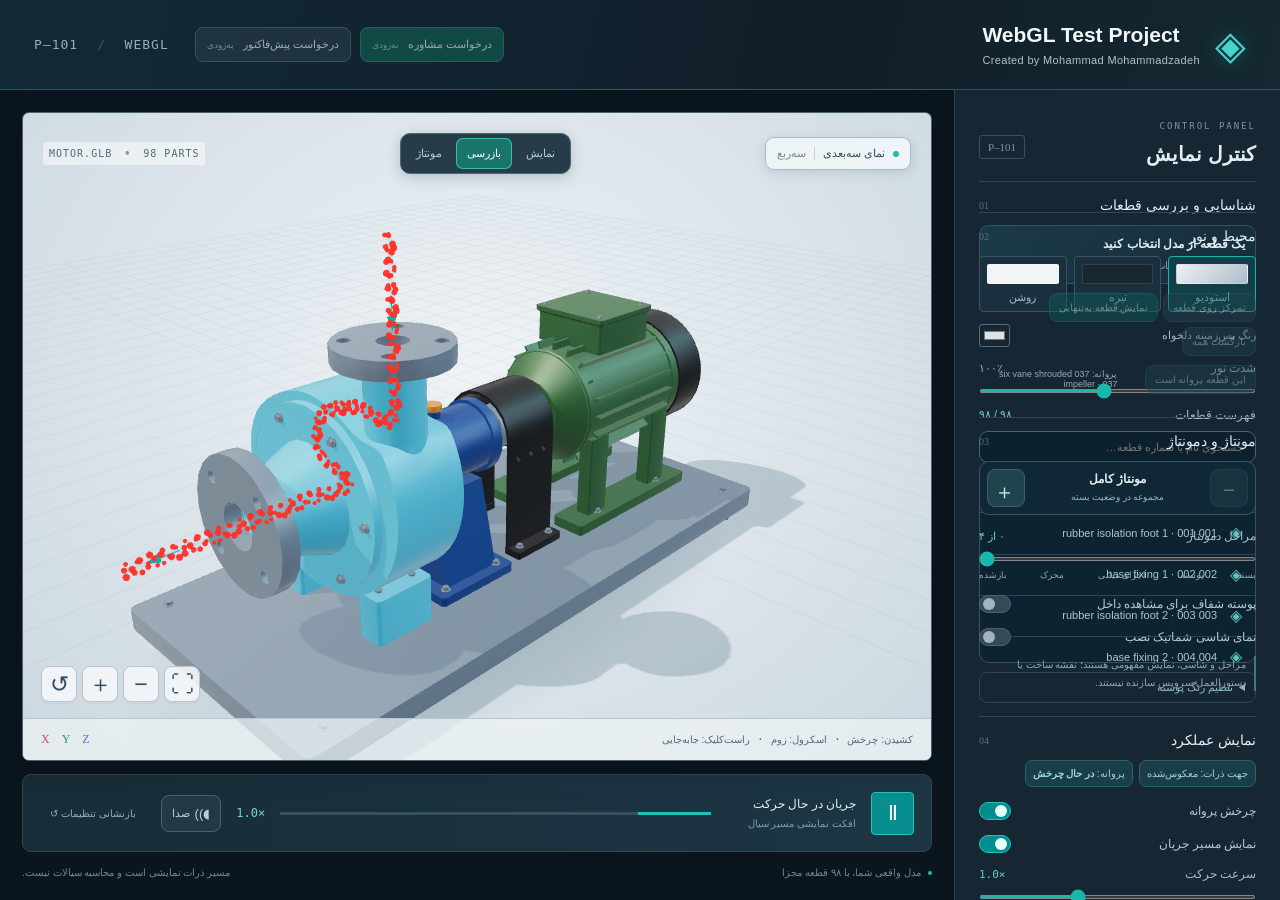
<file: index.html>
<!doctype html>
<html lang="fa" dir="rtl"><head><meta charset="UTF-8"><meta name="viewport" content="width=device-width, initial-scale=1"><meta name="theme-color" content="#142330"><title>WebGL Test Project</title><link rel="stylesheet" href="style.css?v=industrial-v3"><script type="importmap">{"imports":{"three":"./three.module.js"}}</script></head>
<body>
<header><div class="brand"><span class="brand-icon">◈</span><div><h1 dir="ltr">WebGL Test Project</h1><p dir="ltr">Created by Mohammad Mohammadzadeh</p></div></div><div class="header-meta"><div class="header-cta"><button type="button" disabled title="به‌زودی؛ این دکمه فعلاً فعال نیست">درخواست مشاوره <small>به‌زودی</small></button><button type="button" disabled title="به‌زودی؛ این دکمه فعلاً فعال نیست">درخواست پیش‌فاکتور <small>به‌زودی</small></button></div><span class="mono">P–101 <b>/</b> WEBGL</span></div></header>
<main>
<section class="workspace" aria-label="نمای سه‌بعدی پمپ">
 <div class="stage" id="stage"><div id="loading" role="status"><span class="spinner"></span><strong>در حال آماده‌سازی مدل</strong><small>motor.glb</small></div>
 <div class="stage-top"><span class="stage-label"><i></i> نمای سه‌بعدی <span id="viewName">سه‌ربع</span></span><div class="viewer-modes" role="group" aria-label="حالت نمایش مدل"><button type="button" data-mode="showcase" aria-pressed="false">نمایش</button><button type="button" data-mode="inspection" class="selected" aria-pressed="true">بازرسی</button><button type="button" data-mode="assembly" aria-pressed="false">مونتاژ</button></div><span class="model-tag" dir="ltr">MOTOR.GLB <b>•</b> <span id="partCount">—</span> PARTS</span></div>
 <div class="pick-hud" id="pickHud" hidden><strong id="pickHudName">قطعه انتخابی</strong><span id="pickHudDesc">برای بررسی قطعه روی آن بزنید.</span><div class="pick-hud-actions"><button type="button" id="hudFocus">فوکوس</button><button type="button" id="hudIsolate">نمایش تکی</button><button type="button" id="hudClear" aria-label="بستن انتخاب">×</button></div></div>
 <div class="view-tools" aria-label="ابزارهای دوربین"><button id="resetCamera" title="بازنشانی دوربین" aria-label="بازنشانی دوربین">↺</button><button id="zoomIn" title="بزرگ‌نمایی" aria-label="بزرگ‌نمایی">＋</button><button id="zoomOut" title="کوچک‌نمایی" aria-label="کوچک‌نمایی">−</button><button id="fullscreen" title="تمام‌صفحه" aria-label="تمام‌صفحه">⛶</button></div>
 <div class="stage-bottom"><span class="desktop-hint">کشیدن: چرخش <b>·</b> اسکرول: زوم <b>·</b> راست‌کلیک: جابه‌جایی</span><span class="touch-hint">یک انگشت: چرخش · دو انگشت: زوم و جابه‌جایی</span><span class="axis" dir="ltr"><b>X</b><b>Y</b><b>Z</b></span></div>
 </div>
 <div class="transport"><button id="play" class="play" aria-label="توقف افکت جریان">Ⅱ</button><div class="transport-caption"><strong id="playState">جریان در حال حرکت</strong><span>افکت نمایشی مسیر سیال</span></div><div class="flow-line"><span></span><span></span><span></span></div><span class="speed-readout mono" id="speedReadout">1.0×</span><button id="soundToggle" type="button" class="sound-button" aria-label="فعال کردن صدای موتور" aria-pressed="false" title="صدای نمونه موتور؛ روشن/خاموش">◖)) <span>صدا</span></button><button id="resetAll" class="text-button">بازنشانی تنظیمات ↺</button></div>
 <div class="under-note"><span><i></i> مدل واقعی شما، با ۹۸ قطعه مجزا</span><span>مسیر ذرات نمایشی است و محاسبه سیالات نیست.</span></div>
</section>
<aside id="controlsPanel" aria-label="تنظیمات نمایش">
<nav class="mobile-tabs" aria-label="انتخاب تنظیمات مدل">
<button type="button" class="mobile-tab" data-mobile-panel="shell" aria-controls="mobile-shell-panel" aria-expanded="false"><span class="tab-icon" aria-hidden="true">◎</span><span>قطعات</span></button>
<button type="button" class="mobile-tab" data-mobile-panel="environment" aria-controls="mobile-environment-panel" aria-expanded="false"><span class="tab-icon" aria-hidden="true">☼</span><span>گرافیک</span></button>
<button type="button" class="mobile-tab" data-mobile-panel="assembly" aria-controls="mobile-assembly-panel" aria-expanded="false"><span class="tab-icon" aria-hidden="true">⤢</span><span>مونتاژ</span></button>
<button type="button" class="mobile-tab" data-mobile-panel="flow" aria-controls="mobile-flow-panel" aria-expanded="false"><span class="tab-icon" aria-hidden="true">≋</span><span>عملکرد</span></button>
<button type="button" class="mobile-tab" data-mobile-panel="camera" aria-controls="mobile-camera-panel" aria-expanded="false"><span class="tab-icon" aria-hidden="true">▣</span><span>دوربین</span></button>
</nav>
<div class="panel-heading"><span class="eyebrow">CONTROL PANEL</span><h2>کنترل نمایش</h2><span class="tiny-tag">P–101</span></div>
<section class="control-section inspector-section" id="mobile-shell-panel" data-panel-section="shell">
 <div class="section-title"><h3>شناسایی و بررسی قطعات</h3><span>01</span></div>
 <div class="inspection-summary"><strong id="selectionName">یک قطعه از مدل انتخاب کنید</strong><span id="selectionMeta">با لمس مدل یا انتخاب از فهرست</span></div>
 <div class="inspector-actions"><button id="focusPart" type="button" disabled>تمرکز روی قطعه</button><button id="isolatePart" type="button" disabled>نمایش قطعه به‌تنهایی</button><button id="clearPart" type="button" disabled>بازگشت همه</button></div>
 <div class="rotor-row"><button id="setRotor" type="button" disabled title="در صورت نیاز قطعه انتخاب‌شده را به‌عنوان پروانه تعیین کنید">این قطعه پروانه است</button><span id="rotorStatus">پروانه: شناسایی اولیه</span></div>
 <label class="field-label" for="partsSearch">فهرست قطعات <output id="listCount">—</output></label>
 <input id="partsSearch" class="parts-search" type="search" placeholder="جستجوی نام یا شماره قطعه…" aria-label="جستجوی قطعات">
 <div id="partsList" class="parts-list" role="list" aria-label="فهرست قطعات مدل"><span class="parts-placeholder">در حال دریافت اجزای مدل…</span></div>
 <details class="secondary-options"><summary>تنظیم رنگ پوسته</summary><div class="color-row"><button class="swatch selected" data-color="#247b95" style="--swatch:#247b95" aria-label="پوسته آبی" aria-pressed="true"></button><button class="swatch" data-color="#d68135" style="--swatch:#d68135" aria-label="پوسته نارنجی" aria-pressed="false"></button><button class="swatch" data-color="#b8c1c9" style="--swatch:#b8c1c9" aria-label="پوسته نقره‌ای" aria-pressed="false"></button><button class="swatch" data-color="#53635b" style="--swatch:#53635b" aria-label="پوسته سبز" aria-pressed="false"></button><button class="swatch" data-color="#b74545" style="--swatch:#b74545" aria-label="پوسته قرمز" aria-pressed="false"></button><label class="custom-color" title="انتخاب رنگ دلخواه"><input id="shellColor" type="color" value="#247b95" aria-label="رنگ دلخواه پوسته"><span>＋</span></label></div><output id="colorValue" dir="ltr">#247B95</output></details>
 </section>
<section class="control-section" id="mobile-environment-panel" data-panel-section="environment"><div class="section-title"><h3>محیط و نور</h3><span>02</span></div><div class="background-options" role="group" aria-label="پس‌زمینه"><button data-bg="studio" class="active"><span class="bg-sample studio"></span>استودیو</button><button data-bg="dark"><span class="bg-sample dark"></span>تیره</button><button data-bg="light"><span class="bg-sample light"></span>روشن</button></div><div class="custom-bg-row"><label for="backgroundColor">رنگ پس‌زمینه دلخواه</label><input type="color" id="backgroundColor" value="#dbe3e9"></div><label class="field-label" for="light">شدت نور <output id="lightValue">۱۰۰٪</output></label><input type="range" id="light" min="35" max="180" value="100"></section>
<section class="control-section assembly-section" id="mobile-assembly-panel" data-panel-section="assembly">
 <div class="section-title"><h3>مونتاژ و دمونتاژ</h3><span>03</span></div>
 <div class="assembly-steps"><button id="stepPrev" type="button" aria-label="مرحله قبل" disabled>−</button><div class="assembly-label"><strong id="assemblyStepTitle">مونتاژ کامل</strong><span id="assemblyStepText">مجموعه در وضعیت بسته</span></div><button id="stepNext" type="button" aria-label="مرحله بعد">＋</button></div>
 <label class="field-label" for="assemblyStep">مراحل دمونتاژ <output id="assemblyStepValue">۰ از ۴</output></label><input type="range" id="assemblyStep" min="0" max="4" value="0" step="1">
 <div class="step-markers"><span>بسته</span><span>پوسته</span><span>اجزای میانی</span><span>محرک</span><span>بازشده</span></div>
 <div class="toggle-row"><label for="cutaway">پوسته شفاف برای مشاهده داخل</label><input type="checkbox" id="cutaway" role="switch"></div>
 <div class="toggle-row"><label for="mountingFrame">نمای شاسی شماتیک نصب</label><input type="checkbox" id="mountingFrame" role="switch"></div>
 <p class="engineering-note">مراحل و شاسی، نمایش مفهومی هستند؛ نقشه ساخت یا دستورالعمل سرویس سازنده نیستند.</p>
 <div class="legacy-hidden"><label for="explode">نمای انفجاری</label><input type="range" id="explode" min="0" max="100" value="0"><output id="explodeValue">۰٪</output><label for="wireframe">نمای سیمی</label><input type="checkbox" id="wireframe"></div>
 </section>
<section class="control-section" id="mobile-flow-panel" data-panel-section="flow"><div class="section-title"><h3>نمایش عملکرد</h3><span>04</span></div><div class="flow-facts"><span class="fact-item">جهت ذرات: معکوس‌شده</span><span class="fact-item">پروانه: <b id="rotorPlayState">در حال چرخش</b></span></div><div class="toggle-row"><label for="rotorSpin">چرخش پروانه</label><input type="checkbox" id="rotorSpin" role="switch" checked></div><div class="toggle-row"><label for="flow">نمایش مسیر جریان</label><input type="checkbox" id="flow" role="switch" checked></div><label class="field-label" for="flowSpeed">سرعت حرکت <output class="mono" id="flowSpeedValue">1.0×</output></label><input type="range" id="flowSpeed" min="20" max="250" value="100"><p class="helper">جهت ذرات نسبت به نسخه قبلی معکوس شده است؛ جریان صرفاً نمایشی است.</p></section>
<section class="control-section camera-section" id="mobile-camera-panel" data-panel-section="camera"><div class="section-title"><h3>زاویه دید</h3><span>05</span></div><div class="segmented"><button data-view="perspective" class="active">سه‌ربع</button><button data-view="front">روبرو</button><button data-view="top">بالا</button></div><div class="toggle-row"><label for="autoRotate">چرخش خودکار دوربین</label><input type="checkbox" id="autoRotate" role="switch"></div></section>
<footer><i></i><span id="status">در حال بارگذاری مدل…</span><span class="mono">V.02</span></footer>
</aside></main><script type="module" src="app.js?v=industrial-v3"></script></body></html>
</file>
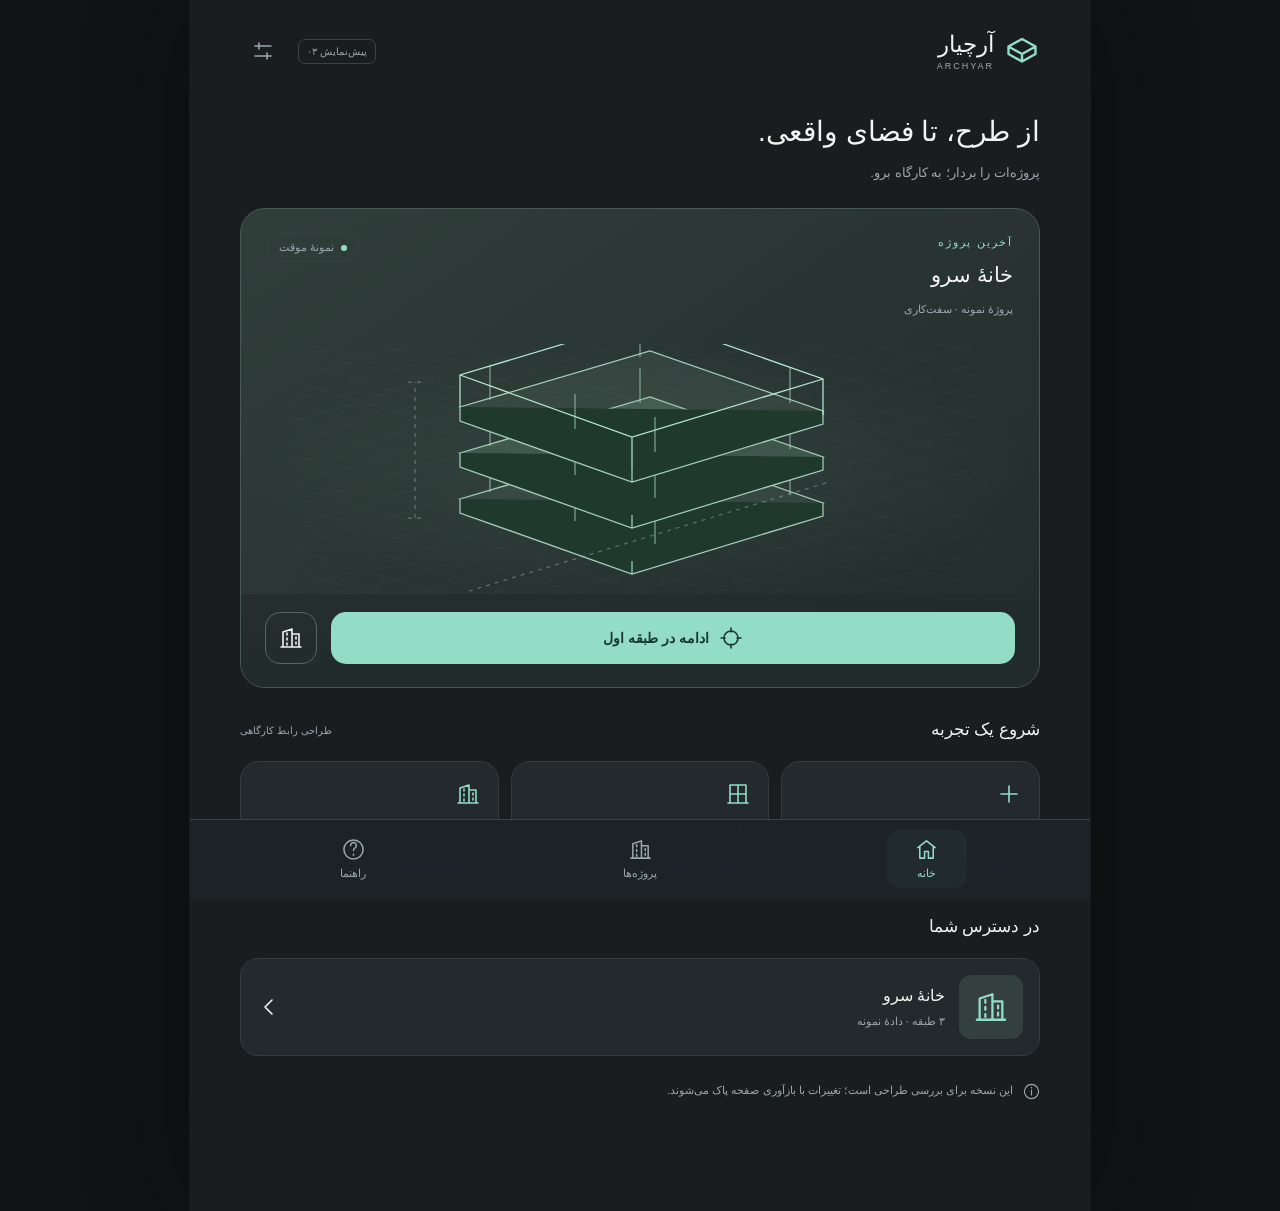
<file: archyar-preview/index.html>
<!doctype html>
<html lang="fa" dir="rtl"><head><meta charset="utf-8"><meta name="viewport" content="width=device-width, initial-scale=1, viewport-fit=cover"><meta name="theme-color" content="#191d20"><meta name="description" content="پیش‌نمایش تعاملی طراحی آرچیار؛ خانه، پروژه و محیط کار"><title>آرچیار — پیش‌نمایش طراحی ۳</title><link rel="stylesheet" href="studio.css?v=3.1"></head><body><div id="app"></div><div id="overlay"></div><div id="toast" role="status" aria-live="polite"></div><script src="studio.js?v=3.1" defer></script></body></html>
</file>
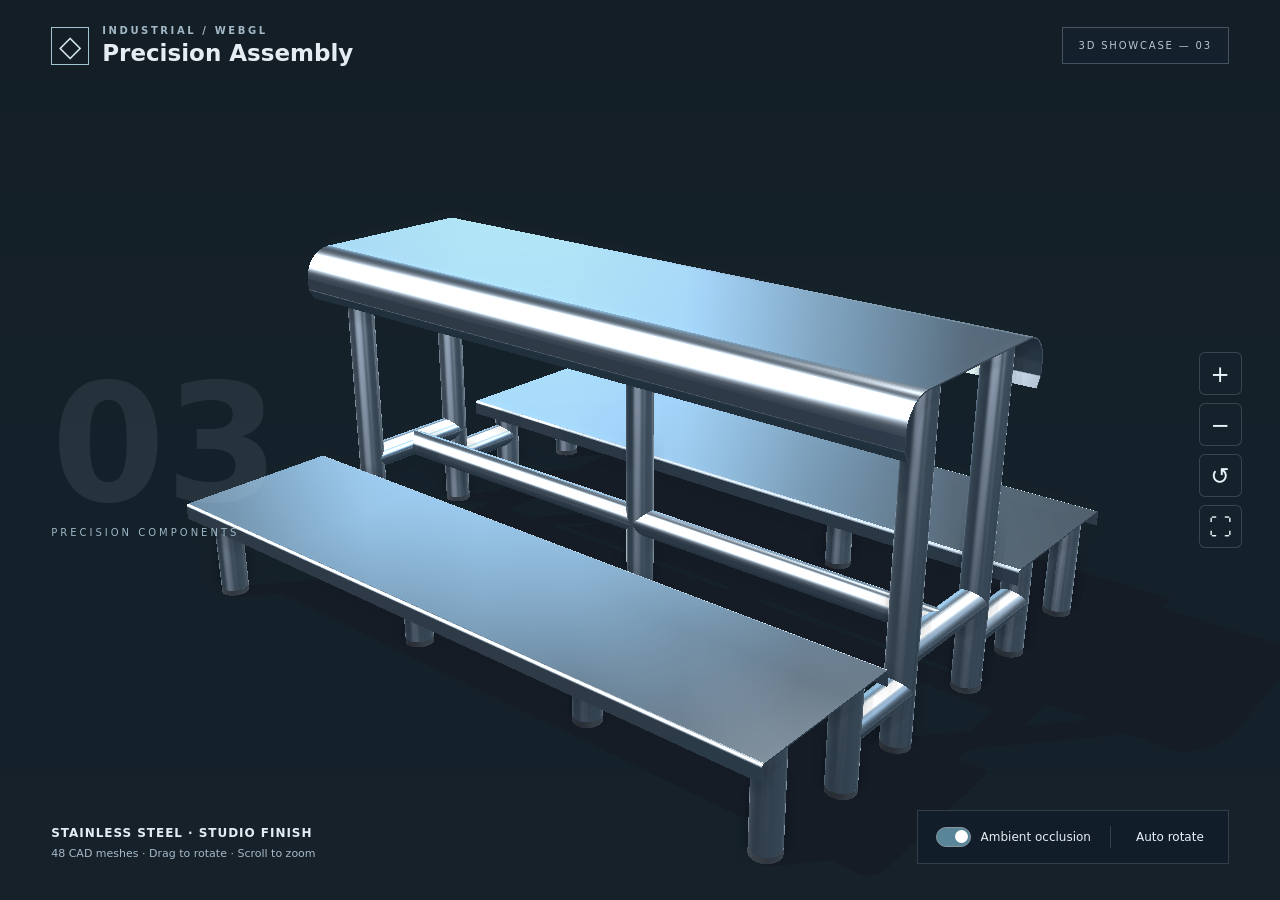
<file: bnch-assembly/index.html>
<!DOCTYPE html>
<html lang="en"><head><meta charset="UTF-8"/><meta name="viewport" content="width=device-width,initial-scale=1"/><meta name="theme-color" content="#121d26"/><title>Precision Assembly | Industrial WebGL</title>
<style>
*{box-sizing:border-box}html,body{margin:0;height:100%;overflow:hidden;background:#101720;color:#e5edf3;font-family:Inter,system-ui,"Segoe UI",sans-serif}button{font:inherit;cursor:pointer}button:focus-visible{outline:2px solid #a8e2ff;outline-offset:3px}
#stage{position:fixed;inset:0;background:radial-gradient(ellipse at 50% 46%,#334651 0%,#16232e 57%,#090f16 100%);touch-action:none}#stage canvas{display:block;width:100%;height:100%;touch-action:none}
header{position:absolute;z-index:5;top:25px;left:clamp(20px,4vw,64px);right:clamp(20px,4vw,64px);display:flex;align-items:center;justify-content:space-between;pointer-events:none}header>*{pointer-events:auto}
.brand{display:flex;align-items:center;gap:13px}.symbol{width:38px;height:38px;display:grid;place-items:center;border:1px solid #a2c4d1;color:#d6e9f1;font-size:29px}.eyebrow{font-size:10px;letter-spacing:.26em;color:#a2b8c6;font-weight:700}.brand h1{font-size:clamp(15px,2.1vw,23px);font-weight:600;margin:4px 0 0}.tag{color:#b4c7d3;letter-spacing:.18em;font-size:10px;border:1px solid #65778499;padding:12px 16px;background:#16222db0}
.number{position:absolute;z-index:1;left:clamp(20px,4vw,64px);top:50%;transform:translateY(-50%);pointer-events:none}.number b{font-size:clamp(65px,13vw,164px);color:#cbdfe918;font-weight:600;line-height:1}.number span{display:block;font-size:10px;letter-spacing:.3em;color:#9cb6c5}
.tools{position:absolute;z-index:5;right:clamp(15px,3vw,46px);top:50%;transform:translateY(-50%);display:grid;gap:8px}.tools button{width:43px;height:43px;border:1px solid #77909d55;border-radius:6px;background:#15232dcf;color:#e8f4fa;font-size:23px;backdrop-filter:blur(10px)}.tools button:hover{background:#293b48}
footer{position:absolute;z-index:5;bottom:clamp(15px,4vh,46px);left:clamp(20px,4vw,64px);right:clamp(20px,4vw,64px);display:flex;align-items:end;justify-content:space-between;gap:12px}.caption{color:#a5bac8;font-size:11px;line-height:1.8}.caption strong{color:#e3eef4;font-size:12px;font-weight:550;letter-spacing:.08em}.panel{display:flex;align-items:center;gap:19px;padding:15px 18px;border:1px solid #8c9daa42;background:#111e29db;backdrop-filter:blur(18px);font-size:12px}.panel button{background:transparent;color:#e7f2f9;border:0}.switch{display:flex;align-items:center;gap:10px;white-space:nowrap}.toggle{width:35px;height:20px;border-radius:16px!important;background:#55616b!important;border:1px solid #8996a0!important;position:relative}.toggle:before{content:"";position:absolute;top:2px;left:3px;width:13px;height:13px;border-radius:50%;background:#fff;transition:transform .2s}.toggle[aria-checked=true]{background:#588698!important}.toggle[aria-checked=true]:before{transform:translateX(15px)}.sep{height:22px;width:1px;background:#ffffff29}
#loading{position:absolute;z-index:10;top:50%;left:50%;transform:translate(-50%,-50%);min-width:230px;max-width:calc(100% - 30px);background:#101c27ed;border:1px solid #8b9ca847;padding:24px;text-align:center;box-shadow:0 14px 50px #05080d5e}#loading[hidden]{display:none}#loading strong{font-size:13px;letter-spacing:.1em;font-weight:600}#loading p{color:#afc1ce;font-size:12px;line-height:1.7}#local{display:inline-block;background:#254357;border:1px solid #7498a7;color:white;padding:10px 15px;font-size:12px;cursor:pointer}#local[hidden]{display:none}#local input{display:none}
@media(max-width:700px){header{top:18px;left:16px;right:16px}.tag{display:none}.symbol{width:32px;height:32px}.brand h1{font-size:16px}.eyebrow{font-size:9px}.number{left:16px;top:28%}.number b{font-size:80px}.tools{right:12px}.tools button{width:40px;height:40px}footer{left:15px;right:15px;bottom:max(16px,env(safe-area-inset-bottom));display:block}.caption{margin-bottom:12px}.panel{justify-content:space-between;padding:13px}.sep{display:none}}
</style><script type="importmap">{"imports":{"three":"../three.module.js"}}</script></head>
<body><div id="stage"></div><header><div class="brand"><div class="symbol">◇</div><div><div class="eyebrow">INDUSTRIAL / WEBGL</div><h1>Precision Assembly</h1></div></div><div class="tag">3D SHOWCASE — 03</div></header>
<div class="number"><b>03</b><span>PRECISION COMPONENTS</span></div><aside class="tools"><button id="plus" title="Zoom in" aria-label="Zoom in">+</button><button id="minus" title="Zoom out" aria-label="Zoom out">−</button><button id="reset" title="Reset view" aria-label="Reset view">↺</button><button id="fullscreen" title="Fullscreen" aria-label="Fullscreen">⛶</button></aside>
<footer><div class="caption"><strong>STAINLESS STEEL · STUDIO FINISH</strong><div id="details">Drag to rotate · Scroll to zoom</div></div><div class="panel"><label class="switch"><button role="switch" class="toggle" id="ao" aria-checked="true" aria-label="Ambient occlusion"></button>Ambient occlusion</label><span class="sep"></span><button id="rotate">Auto rotate</button></div></footer>
<div id="loading" role="status"><strong id="loadTitle">PREPARING 3D SCENE</strong><p id="loadText">Loading precision steel components...</p><label id="local" hidden>Open local GLB<input type="file" id="file" accept=".glb"></label></div>
<script type="module">
import * as T from 'three';
import {GLTFLoader} from '../GLTFLoader.js';
import {OrbitControls} from '../OrbitControls.js';
const $=id=>document.getElementById(id),stage=$('stage'),loading=$('loading');
const renderer=new T.WebGLRenderer({antialias:true,alpha:false,powerPreference:'high-performance'});
renderer.setPixelRatio(Math.min(devicePixelRatio,innerWidth<700?1.5:2));renderer.outputColorSpace=T.SRGBColorSpace;
renderer.toneMapping=T.ACESFilmicToneMapping;renderer.toneMappingExposure=1.23;renderer.shadowMap.enabled=true;renderer.shadowMap.type=T.PCFSoftShadowMap;
stage.appendChild(renderer.domElement);
const scene=new T.Scene();scene.background=new T.Color(0x17232c);const camera=new T.PerspectiveCamera(35,1,.01,250);let size=3,center=new T.Vector3(),model=null,rotating=false,ao=true;
const controls=new OrbitControls(camera,renderer.domElement);controls.enableDamping=true;controls.dampingFactor=.06;controls.screenSpacePanning=true;controls.minPolarAngle=.05;controls.maxPolarAngle=Math.PI-.05;
const group=new T.Group();scene.add(group);
const floor=new T.Mesh(new T.PlaneGeometry(100,100),new T.ShadowMaterial({color:0x03080b,opacity:.27}));floor.rotation.x=-Math.PI/2;floor.receiveShadow=true;scene.add(floor);
// Procedural softboxes reflected by PBR steel, no external HDR files required.
function studio(){
 const s=new T.Scene();s.background=new T.Color(0x111b25);
 const shell=new T.Mesh(new T.BoxGeometry(60,60,60),new T.MeshBasicMaterial({color:0x172631,side:T.BackSide}));s.add(shell);
 const panel=(x,y,z,w,h,c,intensity,angle=0)=>{
 const p=new T.Mesh(new T.PlaneGeometry(w,h),new T.MeshBasicMaterial({color:new T.Color(c).multiplyScalar(intensity),side:T.DoubleSide,toneMapped:false}));
 p.position.set(x,y,z);p.lookAt(0,0,0);p.rotateZ(angle);s.add(p);
 };
 panel(-8,9,6,8,14,0xf2f7ff,3.5,-.2);panel(9,5,3,3.6,13,0xe8f3ff,2.8,.1);
 panel(1,11,-7,14,4,0xffffff,3.8);panel(-7,1,-7,4,9,0x93bbd7,1.8);
 panel(3,-1,9,10,2.3,0xe6eeff,1.4);panel(4,4,-9,1.6,10,0xffffff,3.0);
 const pmrem=new T.PMREMGenerator(renderer);const tex=pmrem.fromScene(s,.035,.1,40).texture;pmrem.dispose();return tex;
}
scene.environment=studio();scene.environmentIntensity=1.5;scene.add(new T.AmbientLight(0xdceaff,.2));
const key=new T.DirectionalLight(0xfafcff,3);key.position.set(-5,10,7);key.castShadow=true;key.shadow.mapSize.set(2048,2048);key.shadow.normalBias=.015;key.shadow.radius=3;scene.add(key);
const rim=new T.DirectionalLight(0xaacdec,2);rim.position.set(7,3,-4);scene.add(rim);
const back=new T.DirectionalLight(0xffffff,1.5);back.position.set(2,7,-8);scene.add(back);
function metal(name){
 const n=name.toLowerCase(),bolt=/bolt|nut|washer|screw|stud|spring|ring|din|iso|hex/.test(n),seal=/rubber|gasket|seal|plastic/.test(n),polished=/mirror|flange|shaft|pipe|300-proval/.test(n);
 return new T.MeshPhysicalMaterial({color:seal?0x30353a:bolt?0xa9b4bd:polished?0xdce4e8:0xc3ced6,metalness:seal?0:1,roughness:seal?.65:bolt?.3:polished?.16:.24,envMapIntensity:seal?.5:1.65,clearcoat:seal?0:.12,clearcoatRoughness:.2});
}
function frame(){
 const aspect=stage.clientWidth/stage.clientHeight,halfHeight=size/(2*Math.tan(T.MathUtils.degToRad(camera.fov)/2)),dist=Math.max(halfHeight,halfHeight/Math.max(.55,aspect))*1.25;
 camera.position.copy(center).add(new T.Vector3(.84,.52,1).normalize().multiplyScalar(dist));controls.target.copy(center);controls.minDistance=dist*.25;controls.maxDistance=dist*4;controls.update();
}
function setup(g){
 if(model){group.remove(model);model.traverse(o=>{if(o.isMesh)o.material.dispose();});}
 model=g.scene;let count=0;model.traverse(o=>{if(!o.isMesh)return;o.material=metal(o.name||o.parent?.name||'');o.castShadow=true;o.receiveShadow=true;count++;});
 group.add(model);let bbox=new T.Box3().setFromObject(model),dims=bbox.getSize(new T.Vector3()),extent=Math.max(dims.x,dims.y,dims.z);
 if(!Number.isFinite(extent)||extent<=0)throw Error('Invalid CAD geometry.');
 model.scale.multiplyScalar(3/extent);bbox.setFromObject(model);dims=bbox.getSize(new T.Vector3());center=bbox.getCenter(new T.Vector3());size=Math.max(dims.x,dims.y,dims.z);
 floor.position.set(center.x,bbox.min.y-.01,center.z);key.target.position.copy(center);scene.add(key.target);key.position.copy(center).add(new T.Vector3(-6,10,7));
 const radius=size*2.3;Object.assign(key.shadow.camera,{left:-radius,right:radius,top:radius,bottom:-radius,near:.05,far:radius*8});key.shadow.camera.updateProjectionMatrix();
 $('details').textContent=count+' CAD meshes · Drag to rotate · Scroll to zoom';frame();loading.hidden=true;
}
// Depth-sample-based screen space ambient occlusion pass (12 neighborhood taps).
const rt=new T.WebGLRenderTarget(1,1,{depthBuffer:true,stencilBuffer:false});rt.depthTexture=new T.DepthTexture(1,1);rt.depthTexture.type=T.UnsignedIntType;
const post=new T.Scene(),postCamera=new T.OrthographicCamera(-1,1,1,-1,0,1);
const pp=new T.ShaderMaterial({depthTest:false,depthWrite:false,uniforms:{image:{value:rt.texture},depth:{value:rt.depthTexture},res:{value:new T.Vector2(1,1)},near:{value:camera.near},far:{value:camera.far},intensity:{value:.5}},
 vertexShader:'varying vec2 v;void main(){v=uv;gl_Position=vec4(position.xy,0.,1.);}',
 fragmentShader:`
 precision highp float;
 uniform sampler2D image,depth;uniform vec2 res;uniform float near,far,intensity;varying vec2 v;
 float distanceAt(vec2 uv){float d=texture2D(depth,uv).r;return near*far/(far-d*(far-near));}
 void main(){
 vec3 color=texture2D(image,v).rgb;float original=texture2D(depth,v).r;
 float occ=0.,valid=0.;
 if(original<.99995){
 float cd=distanceAt(v);
 for(int i=0;i<12;i++){
 float a=float(i)*2.39996323,r=4.+12.*fract(float(i)*.618034);
 vec2 uv=v+vec2(cos(a),sin(a))*r/res;
 float sd=texture2D(depth,uv).r;
 if(sd>=.99995)continue;
 float diff=cd-distanceAt(uv),delta=max(.0005,cd*.0025);
 occ+=smoothstep(delta,delta*12.,diff)*(1.-smoothstep(delta*12.,delta*65.,abs(diff)));valid+=1.;
 }}
 gl_FragColor=vec4(color*(1.-intensity*occ/max(1.,valid)),1.);
 #include <colorspace_fragment>
 }`});
post.add(new T.Mesh(new T.PlaneGeometry(2,2),pp));
function resize(){const w=stage.clientWidth,h=stage.clientHeight;if(!w||!h)return;renderer.setSize(w,h,false);camera.aspect=w/h;camera.updateProjectionMatrix();rt.setSize(renderer.domElement.width,renderer.domElement.height);pp.uniforms.res.value.set(renderer.domElement.width,renderer.domElement.height);}
new ResizeObserver(resize).observe(stage);resize();
function render(){requestAnimationFrame(render);controls.autoRotate=rotating;controls.autoRotateSpeed=.7;controls.update();if(ao&&model){renderer.setRenderTarget(rt);renderer.render(scene,camera);renderer.setRenderTarget(null);renderer.render(post,postCamera);}else{renderer.setRenderTarget(null);renderer.render(scene,camera);}}render();
$('ao').onclick=()=>{ao=!ao;$('ao').setAttribute('aria-checked',String(ao));};
$('rotate').onclick=()=>{rotating=!rotating;$('rotate').textContent=rotating?'Stop rotation':'Auto rotate';};
$('plus').onclick=()=>{camera.position.sub(controls.target).multiplyScalar(.77).add(controls.target);controls.update();};
$('minus').onclick=()=>{camera.position.sub(controls.target).multiplyScalar(1.3).add(controls.target);controls.update();};
$('reset').onclick=frame;
$('fullscreen').onclick=()=>{if(document.fullscreenElement)document.exitFullscreen();else document.documentElement.requestFullscreen?.();};
const loader=new GLTFLoader();
function load(url){loading.hidden=false;$('loadTitle').textContent='PREPARING 3D SCENE';$('loadText').textContent='Loading precision steel components...';$('local').hidden=true;
 loader.load(url,g=>{try{setup(g)}catch(e){error(e.message);}},event=>{if(event.total)$('loadText').textContent='Loading geometry · '+Math.round(100*event.loaded/event.total)+'%';},()=>error('The assembly GLB is not yet uploaded. Select your local model to preview this viewer.'));}
function error(message){loading.hidden=false;$('loadTitle').textContent='MODEL NOT AVAILABLE';$('loadText').textContent=message;$('local').hidden=false;}
async function loadPacked(){
 loading.hidden=false;$('loadTitle').textContent='PREPARING 3D SCENE';$('loadText').textContent='Loading precision CAD geometry...';$('local').hidden=true;
 try{
  const resp=await fetch('./model.pack.txt');
  if(!resp.ok)throw Error('Model data not available: HTTP '+resp.status);
  const str=(await resp.text()).replace(/\s/g,'');
  const packed=Uint8Array.from(atob(str),ch=>ch.charCodeAt(0));
  if(typeof DecompressionStream!=='function')throw Error('This browser cannot decompress the model');
  const buffer=await new Response(new Blob([packed]).stream().pipeThrough(new DecompressionStream('gzip'))).arrayBuffer();
  const view=new DataView(buffer);let pos=0;
  function u16(){let v=view.getUint16(pos,true);pos+=2;return v}
  function u8(){return view.getUint8(pos++)}
  function f32(){let v=view.getFloat32(pos,true);pos+=4;return v}
  const count=u16(),assembly=new T.Group();
  for(let part=0;part<count;part++){
   const n=u16(),triangles=u16(),dark=u8();u8();const lo=[f32(),f32(),f32()],range=[f32(),f32(),f32()];
   const vertices=new Float32Array(n*3);
   for(let v=0;v<n;v++){vertices[3*v]=lo[0]+u16()/65535*range[0];vertices[3*v+1]=lo[1]+u16()/65535*range[1];vertices[3*v+2]=lo[2]+u16()/65535*range[2]}
   const indices=new Uint16Array(triangles*3);for(let j=0;j<indices.length;j++)indices[j]=u16();
   const geometry=new T.BufferGeometry();geometry.setAttribute('position',new T.BufferAttribute(vertices,3));geometry.setIndex(new T.BufferAttribute(indices,1));geometry.computeVertexNormals();
   const material=new T.MeshStandardMaterial({color:dark?0x040404:0xcfcfcf,metalness:dark?0:1,roughness:dark?.7:.22});
   const mesh=new T.Mesh(geometry,material);mesh.name=dark?'seal / elastomer':'machined steel';assembly.add(mesh);
  }
  setup({scene:assembly});
 }catch(e){error(e?.message||String(e))}
}
loadPacked();
$('file').onchange=e=>{const f=e.target.files?.[0];if(f){const url=URL.createObjectURL(f);load(url);setTimeout(()=>URL.revokeObjectURL(url),30000);}};
['dragover','drop'].forEach(name=>stage.addEventListener(name,e=>{e.preventDefault();if(name==='drop'){const f=[...e.dataTransfer.files].find(x=>/\.glb$/i.test(x.name));if(f){const url=URL.createObjectURL(f);load(url);setTimeout(()=>URL.revokeObjectURL(url),30000);}}}));
</script></body></html>
</file>
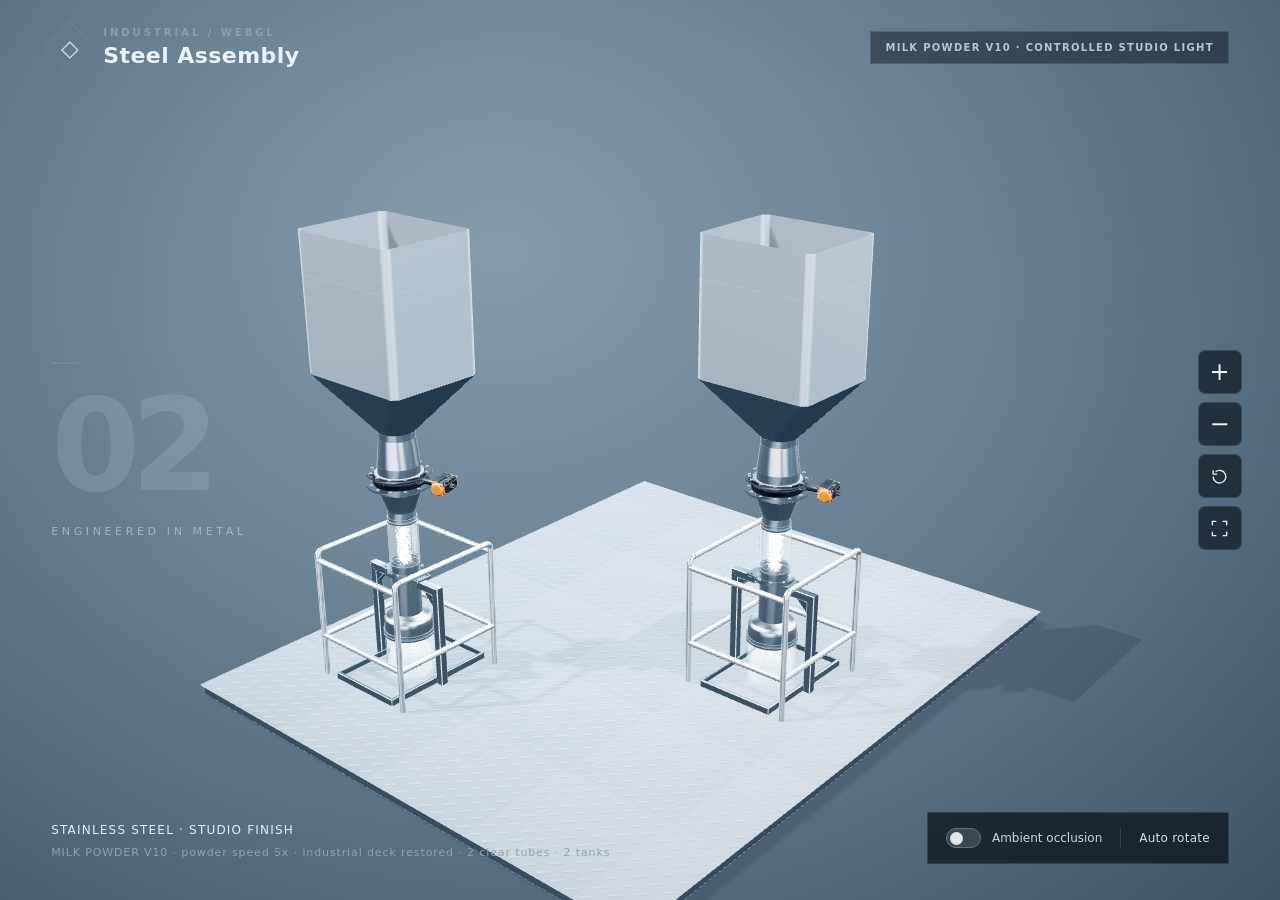
<file: steel-assembly/index.html>
<!doctype html>
<html lang="en">
<head>
<meta charset="utf-8">
<meta name="viewport" content="width=device-width,initial-scale=1,viewport-fit=cover">
<meta name="theme-color" content="#0c1117">
<title>Steel Assembly — Industrial 3D Showcase</title>
<style>
:root{color-scheme:dark;font-family:Inter,ui-sans-serif,system-ui,-apple-system,"Segoe UI",sans-serif;--panel:#131c26;--line:rgba(221,233,244,.14);--sub:#a3b5c6;--bright:#d8e8f3}
*{box-sizing:border-box}html,body{margin:0;width:100%;height:100%;overflow:hidden;background:#0b1016;color:#ecf2f6}button{font:inherit;cursor:pointer}button:focus-visible,.toggle:focus-visible{outline:2px solid #78b8ff;outline-offset:3px}
#viewport{position:fixed;inset:0;background:radial-gradient(ellipse at 39% 28%,#879dab 0%,#71879a 32%,#5a7184 70%,#455b6f 100%);touch-action:none;overflow:hidden}#viewport canvas{width:100%;height:100%;display:block;touch-action:none}
#viewport:after{content:"";position:absolute;inset:0;pointer-events:none;background:radial-gradient(ellipse at 46% 40%,transparent 43%,rgba(15,30,42,.12) 100%)}
.topbar{position:absolute;top:0;left:0;right:0;padding:27px clamp(20px,4vw,70px);display:flex;justify-content:space-between;align-items:center;gap:14px;pointer-events:none;z-index:3}.topbar>*{pointer-events:auto}.identity{display:flex;align-items:center;gap:14px}.emblem{display:grid;place-items:center;width:38px;height:38px;border:1px solid #6c8392;color:#d1e8ec;font-size:23px;font-weight:200;transform:rotate(45deg)}.emblem span{transform:rotate(-45deg)}.eyebrow{font-size:10px;letter-spacing:.3em;font-weight:700;color:#8ba1b2}.title{margin:5px 0 0;font-size:clamp(16px,2.1vw,22px);line-height:1.15;letter-spacing:.02em;font-weight:600}.right-info{border:1px solid var(--line);padding:10px 14px;font-size:10px;letter-spacing:.13em;font-weight:600;color:#b3c7d3;background:rgba(8,13,20,.45);backdrop-filter:blur(12px)}
.toolbar{position:absolute;z-index:4;right:clamp(16px,3vw,46px);top:50%;transform:translateY(-50%);display:flex;flex-direction:column;gap:8px}.tool{display:grid;place-items:center;width:44px;height:44px;border:1px solid var(--line);background:rgba(18,28,38,.75);backdrop-filter:blur(16px);color:#e5f1f7;border-radius:7px;font-size:24px;transition:background .2s,border-color .2s}.tool:hover{background:#263747;border-color:#7d9aaa}.tool svg{width:19px;height:19px;stroke:currentColor;stroke-width:1.7;fill:none}
.bottom{position:absolute;left:clamp(20px,4vw,70px);right:clamp(20px,4vw,70px);bottom:clamp(19px,4vh,45px);display:flex;justify-content:space-between;align-items:end;gap:12px;z-index:4;pointer-events:none}.bottom>*{pointer-events:auto}.spec{font-size:11px;letter-spacing:.08em;color:#90a3b0;line-height:2}.spec strong{color:#e0eff7;font-weight:500;font-size:12px;letter-spacing:.1em}.controls{display:flex;gap:18px;align-items:center;padding:15px 18px;border:1px solid var(--line);background:rgba(9,16,23,.72);backdrop-filter:blur(18px)}.switchline{display:flex;gap:11px;align-items:center;font-size:12px;color:#c9d7e1;white-space:nowrap}.toggle{width:35px;height:20px;position:relative;border:1px solid #65717e;background:#3a4652;border-radius:40px;transition:background .2s}.toggle:before{content:"";position:absolute;width:13px;height:13px;top:2.5px;left:3px;border-radius:50%;background:#e2e5e7;transition:transform .2s}.toggle[aria-checked="true"]{background:#598596}.toggle[aria-checked="true"]:before{transform:translateX(15px);background:white}.divider{height:20px;width:1px;background:var(--line)}.action{background:none;color:#d2e2eb;border:0;padding:1px 0;font-size:12px;letter-spacing:.02em}.action:hover{color:white}
#status{position:absolute;z-index:6;left:50%;top:50%;transform:translate(-50%,-50%);text-align:center;padding:27px 34px;background:rgba(12,20,29,.88);border:1px solid var(--line);backdrop-filter:blur(20px);max-width:min(410px,calc(100vw - 32px));min-width:225px}#status[hidden]{display:none}#status strong{display:block;font-weight:550;font-size:13px;letter-spacing:.07em}#status p{color:#a8bbca;font-size:12px;line-height:1.7;margin:9px 0 0}#status .bar{width:140px;height:2px;margin:17px auto 0;background:#34424e;overflow:hidden}#status .bar i{display:block;height:100%;width:35%;background:#add4e4;animation:load 1.25s ease-in-out infinite alternate}@keyframes load{to{transform:translateX(190%)}}.upload{display:inline-block;border:1px solid #587d90;background:#1c3545;color:#d7ebf5;font-size:12px;padding:10px 15px;margin-top:17px;cursor:pointer}.upload input{display:none}
.info{position:absolute;left:clamp(20px,4vw,70px);top:50%;transform:translateY(-50%);z-index:2;pointer-events:none}.rail{width:28px;height:1px;background:#7893a5;margin-bottom:18px}.info .large{color:rgba(209,224,235,.16);font-size:clamp(70px,10vw,162px);font-weight:600;letter-spacing:-.075em;line-height:1}.info .small{font-size:11px;letter-spacing:.33em;color:rgba(200,220,230,.62);margin-top:15px}.dropzone{position:absolute;inset:15px;border:1px dashed #89b3c1;display:none;z-index:7;pointer-events:none}.dropzone.on{display:block}
@media(max-width:700px){.topbar{padding:20px 16px}.identity{gap:10px}.emblem{width:30px;height:30px;font-size:18px}.title{font-size:15px}.eyebrow{font-size:9px;letter-spacing:.21em}.right-info{display:none}.toolbar{right:12px;top:48%;gap:7px}.tool{width:40px;height:40px}.bottom{left:14px;right:14px;bottom:max(14px,env(safe-area-inset-bottom));display:block}.spec{margin-bottom:12px;font-size:10px}.spec strong{font-size:11px}.controls{justify-content:space-between;padding:13px;gap:9px}.info{left:17px;top:29%}.info .large{font-size:67px}.info .small{font-size:9px;letter-spacing:.16em}.action{font-size:11px}.switchline{font-size:11px}.divider{display:none}}
</style>
<script type="importmap">{"imports":{"three":"../three.module.js"}}</script>
</head>
<body>
<div id="viewport" aria-label="Interactive stainless steel CAD model"></div>
<header class="topbar"><div class="identity"><div class="emblem" aria-hidden="true"><span>◇</span></div><div><div class="eyebrow">INDUSTRIAL / WEBGL</div><h1 class="title">Steel Assembly</h1></div></div><div class="right-info">MILK POWDER V10 · CONTROLLED STUDIO LIGHT</div></header>
<div class="info" aria-hidden="true"><div class="rail"></div><div class="large">02</div><div class="small">ENGINEERED IN METAL</div></div>
<div class="toolbar" aria-label="Camera controls"><button class="tool" id="plus" type="button" title="Zoom in" aria-label="Zoom in">+</button><button class="tool" id="minus" type="button" title="Zoom out" aria-label="Zoom out">−</button><button class="tool" id="reset" type="button" title="Reset view" aria-label="Reset view"><svg viewBox="0 0 24 24"><path d="M4 12a8 8 0 1 0 3-6M4 4v5h5"/></svg></button><button class="tool" id="fullscreen" type="button" title="Fullscreen" aria-label="Fullscreen"><svg viewBox="0 0 24 24"><path d="M8 3H3v5M16 3h5v5M3 16v5h5M21 16v5h-5"/></svg></button></div>
<footer class="bottom"><div class="spec"><strong>STAINLESS STEEL · STUDIO FINISH</strong><div id="meshCount">Drag to orbit · Scroll to zoom</div></div><div class="controls"><div class="switchline"><button id="ao" class="toggle" type="button" role="switch" aria-checked="false" aria-label="Ambient occlusion"></button><span>Ambient occlusion</span></div><div class="divider"></div><button id="spin" class="action" type="button" aria-pressed="false">Auto rotate</button></div></footer>
<div id="status" role="status" aria-live="polite"><strong>PREPARING 3D SCENE</strong><p id="message">Loading polished steel assembly...</p><div class="bar" id="progress"><i></i></div><label class="upload" id="localUpload" hidden>Open local GLB<input type="file" id="modelFile" accept=".glb,model/gltf-binary"></label></div>
<div class="dropzone" id="dropzone"></div>
<script type="module">
import * as THREE from 'three';
import { GLTFLoader } from '../GLTFLoader.js';
import { OrbitControls } from '../OrbitControls.js';
const el=id=>document.getElementById(id), viewport=el('viewport'), status=el('status'), msg=el('message');
const scene=new THREE.Scene();scene.background=null;
const renderer=new THREE.WebGLRenderer({antialias:true,alpha:true,powerPreference:'high-performance'});renderer.setClearColor(0x000000,0);
renderer.setPixelRatio(Math.min(devicePixelRatio,window.innerWidth<700?1.5:2));
renderer.outputColorSpace=THREE.SRGBColorSpace;renderer.toneMapping=THREE.ACESFilmicToneMapping;
renderer.toneMappingExposure=1.44;renderer.shadowMap.enabled=true;renderer.shadowMap.type=THREE.PCFSoftShadowMap;
viewport.appendChild(renderer.domElement);
const camera=new THREE.PerspectiveCamera(34,1,.01,1000);
const controls=new OrbitControls(camera,renderer.domElement);controls.enableDamping=true;controls.dampingFactor=.055;controls.minPolarAngle=.12;controls.maxPolarAngle=Math.PI-.12;controls.screenSpacePanning=true;
scene.add(new THREE.AmbientLight(0xf6fbff,.27));
const modelGroup=new THREE.Group();scene.add(modelGroup);
function makeDiamondPlateTextures(){
 const size=256, step=32;
 const colorCanvas=document.createElement('canvas');colorCanvas.width=colorCanvas.height=size;
 const bumpCanvas=document.createElement('canvas');bumpCanvas.width=bumpCanvas.height=size;
 const roughCanvas=document.createElement('canvas');roughCanvas.width=roughCanvas.height=size;
 const cc=colorCanvas.getContext('2d'), bc=bumpCanvas.getContext('2d'), rc=roughCanvas.getContext('2d');
 cc.fillStyle='#a6b3bc';cc.fillRect(0,0,size,size);
 const bgGrad=cc.createLinearGradient(0,0,size,size);bgGrad.addColorStop(0,'rgba(255,255,255,.12)');bgGrad.addColorStop(1,'rgba(0,0,0,.14)');cc.fillStyle=bgGrad;cc.fillRect(0,0,size,size);
 bc.fillStyle='rgb(128,128,255)';bc.fillRect(0,0,size,size);
 rc.fillStyle='rgb(128,128,128)';rc.fillRect(0,0,size,size);
 const drawDiamond=(ctx,x,y,fill,shadow)=>{ctx.save();ctx.translate(x,y);ctx.rotate(-Math.PI/4);ctx.fillStyle=fill;ctx.fillRect(-11,-4,22,8);ctx.fillStyle=shadow;ctx.fillRect(-11,0,22,4);ctx.restore();};
 for(let y=16;y<size+16;y+=step){for(let x=16;x<size+16;x+=step){drawDiamond(cc,x,y,'rgba(227,236,241,.86)','rgba(110,126,138,.62)');drawDiamond(rc,x,y,'rgb(170,170,170)','rgb(95,95,95)');drawDiamond(bc,x,y,'rgb(156,156,255)','rgb(100,100,255)');}}
 const buildTex=(canvas)=>{const tex=new THREE.CanvasTexture(canvas);tex.wrapS=tex.wrapT=THREE.RepeatWrapping;tex.repeat.set(6,6);tex.anisotropy=Math.min(8,renderer.capabilities.getMaxAnisotropy());return tex;};
 const rgba=rc.getImageData(0,0,size,size).data,ndata=cc.createImageData(size,size),out=ndata.data;
 const h=(x,y)=>rgba[4*((((y%size)+size)%size)*size+(((x%size)+size)%size))]/255;
 for(let y=0;y<size;y++){for(let x=0;x<size;x++){const dx=(h(x-1,y)-h(x+1,y))*1.8,dy=(h(x,y-1)-h(x,y+1))*1.8;
 const norm=1/Math.sqrt(dx*dx+dy*dy+1),idx=4*(y*size+x);out[idx]=Math.round(128+dx*norm*127);out[idx+1]=Math.round(128+dy*norm*127);out[idx+2]=Math.round(128+norm*127);out[idx+3]=255;}}
 const normalCanvas=document.createElement('canvas');normalCanvas.width=normalCanvas.height=size;normalCanvas.getContext('2d').putImageData(ndata,0,0);
 return {color:buildTex(colorCanvas), normal:buildTex(normalCanvas), rough:buildTex(roughCanvas)};
}
const plateMaps=makeDiamondPlateTextures();
const shadowPlane=new THREE.Mesh(new THREE.PlaneGeometry(26,26),new THREE.ShadowMaterial({color:0x02060a,opacity:.12}));shadowPlane.rotation.x=-Math.PI/2;shadowPlane.receiveShadow=true;scene.add(shadowPlane);
// Large emissive studio panels are reflected by all metallic PBR surfaces via PMREM.
function studioEnvironment(){
 const studio=new THREE.Scene();studio.background=new THREE.Color(0x101820);
 const room=new THREE.Mesh(new THREE.BoxGeometry(60,60,60),new THREE.MeshBasicMaterial({color:0x192530,side:THREE.BackSide}));studio.add(room);
 const addPanel=(pos,w,h,color,power,rot=0)=>{
  const material=new THREE.MeshBasicMaterial({color:new THREE.Color(color).multiplyScalar(power),side:THREE.DoubleSide,toneMapped:false});
  const plane=new THREE.Mesh(new THREE.PlaneGeometry(w,h),material);plane.position.set(...pos);plane.lookAt(0,0,0);plane.rotateZ(rot);studio.add(plane);
 };
 addPanel([-8,9,6],8,14,0xf2f7ff,3.4,-.22);
 addPanel([9,5,3],3.6,13,0xe8f3ff,2.8,.12);
 addPanel([1,11,-7],14,4,0xffffff,3.8,.05);
 addPanel([-7,1,-7],4,9,0x88b6d9,1.5,.17);
 addPanel([3,-1,9],10,2.3,0xe6eeff,1.4,.08);
 addPanel([4,4,-9],1.6,10,0xffffff,3.0,0);
 addPanel([-2,6,11],2,9,0xffffff,1.8,.1);
 const pmrem=new THREE.PMREMGenerator(renderer);pmrem.compileCubemapShader();const tex=pmrem.fromScene(studio,.035,.1,40).texture;pmrem.dispose();
 studio.traverse(x=>{if(x.isMesh){x.geometry.dispose();x.material.dispose();}});return tex;
}
let envTexture=studioEnvironment();scene.environment=envTexture;scene.environmentIntensity=1.95;
const key=new THREE.DirectionalLight(0xf7faff,3.55);key.position.set(-5,10,7);key.castShadow=true;key.shadow.mapSize.set(2048,2048);key.shadow.bias=-.00015;key.shadow.normalBias=.015;key.shadow.radius=3;scene.add(key);
const fill=new THREE.DirectionalLight(0xd9ebff,2.25);fill.position.set(8,3,-3);scene.add(fill);
const rim=new THREE.DirectionalLight(0xffffff,1.75);rim.position.set(2,8,-9);scene.add(rim);
function transparentPlastic(){
 return new THREE.MeshPhysicalMaterial({color:0xc6eaf7,metalness:0,roughness:.055,transmission:0,transparent:true,opacity:.34,depthWrite:false,depthTest:true,ior:1.49,clearcoat:1,clearcoatRoughness:.035,envMapIntensity:1.65,side:THREE.DoubleSide});
}
function polishedRailMaterial(){return new THREE.MeshPhysicalMaterial({color:0xf1f6f8,metalness:1,roughness:.08,envMapIntensity:2.35,clearcoat:.28,clearcoatRoughness:.08});}
function trayPlateMaterial(){return new THREE.MeshStandardMaterial({map:plateMaps.color,normalMap:plateMaps.normal,normalScale:new THREE.Vector2(.82,.82),roughnessMap:plateMaps.rough,roughness:.8,metalness:.28,envMapIntensity:.9,color:0x95a6b3,side:THREE.DoubleSide,depthWrite:true,polygonOffset:true,polygonOffsetFactor:-1,polygonOffsetUnits:-2});}
function hopperMaterial(){return new THREE.MeshPhysicalMaterial({color:0xd6e1e8,metalness:.78,roughness:.37,envMapIntensity:1.3,clearcoat:.12,clearcoatRoughness:.3,side:THREE.DoubleSide});}
function makeDeckOnExistingBase(){
 const m=trayPlateMaterial();
 const geom=new THREE.PlaneGeometry(1,1,1,1);
 const deck=new THREE.Mesh(geom,m);
 deck.name='RESTORED_INDUSTRIAL_DECK_ON_FRAME';
 deck.rotation.x=-Math.PI/2;
 deck.renderOrder=1;
 deck.castShadow=false;deck.receiveShadow=true;
 deck.visible=false;scene.add(deck);
 return deck;
}
const deckSurface=makeDeckOnExistingBase();
function placeDeckOnBase(){
 const base=findMeshes('newobject010')[0];
 if(!base){deckSurface.visible=false;return;}
 const box=new THREE.Box3().setFromObject(base),dim=box.getSize(new THREE.Vector3()),c=box.getCenter(new THREE.Vector3());
 if(dim.x<=0||dim.z<=0){deckSurface.visible=false;return;}
 deckSurface.scale.set(dim.x,dim.z,1);
 const worldGap=Math.max(.0025,Math.max(dim.x,dim.z)*.0015);
 deckSurface.position.set(c.x,box.max.y+worldGap,c.z);
 deckSurface.visible=true;
 // Use a moderate tread repeat proportional to base proportions, rather than a tiny texture.
 const pitch=dim.x/4.5;
 const ux=4.5,uz=Math.max(3,Math.min(7,dim.z/Math.max(pitch,.001)));
 for(const t of [plateMaps.color,plateMaps.normal,plateMaps.rough]){t.repeat.set(ux,uz);t.needsUpdate=true;}
}
function buildTrayUV(mesh){
 const geo=mesh.geometry, pos=geo.getAttribute('position');
 if(!pos)throw Error('The original base plate has no geometry');
 geo.computeBoundingBox();const b=geo.boundingBox;
 const size=[b.max.x-b.min.x,b.max.y-b.min.y,b.max.z-b.min.z];
 const axes=[0,1,2].sort((a,b)=>size[b]-size[a]).slice(0,2);
 const min=[b.min.x,b.min.y,b.min.z],uv=new Float32Array(pos.count*2);
 for(let i=0;i<pos.count;i++){uv[2*i]=(pos.getComponent(i,axes[0])-min[axes[0]])/Math.max(1e-6,size[axes[0]]);uv[2*i+1]=(pos.getComponent(i,axes[1])-min[axes[1]])/Math.max(1e-6,size[axes[1]]);}
 geo.setAttribute('uv',new THREE.BufferAttribute(uv,2));return pos.count;
}
function valveMaterial(name){
 const n=name.toLowerCase();
 if(n.includes('mirrorproval')||n.includes('-m2')) return new THREE.MeshPhysicalMaterial({color:0xe67a2c,metalness:.42,roughness:.36,envMapIntensity:1.25,clearcoat:.22,clearcoatRoughness:.18});
 if(n.includes('-p')||n.includes('-m11')) return new THREE.MeshPhysicalMaterial({color:0xd6dde1,metalness:1,roughness:.2,envMapIntensity:1.75,clearcoat:.08,clearcoatRoughness:.16});
 return new THREE.MeshPhysicalMaterial({color:0x202327,metalness:.35,roughness:.42,envMapIntensity:1.05,clearcoat:.12,clearcoatRoughness:.22});
}
function defaultMetal(name){
 const n=name.toLowerCase();const fastener=/bolt|nut|washer|screw|pin|stud|spring|ring|din|iso|hex/.test(n);
 const darker=/rubber|seal|gasket|oring|o-ring|plastic/.test(n);
 const polished=/mirror|flange|shaft|pipe|cylinder/.test(n);
 return new THREE.MeshPhysicalMaterial({color:darker?0x262a2d:fastener?0xaab6bd:polished?0xdce4e8:0xc5d0d5,metalness:darker?0:1,roughness:darker?.65:fastener?.31:polished?.16:.235,envMapIntensity:darker?.45:1.75,clearcoat:darker?0:.12,clearcoatRoughness:.18,side:THREE.FrontSide});
}
function meshKey(o){return String(o.name||o.parent?.name||'').toLowerCase().replace(/[^a-z0-9]+/g,'')}
function createMaterial(mesh){
 const name=mesh.name||mesh.parent?.name||'',n=meshKey(mesh);
 if(n.includes('usermilkpowder'))return new THREE.MeshStandardMaterial({color:0xfaf8ef,metalness:0,roughness:.97,side:THREE.DoubleSide});
 if(n.includes('stpshmhf04')||n.includes('stpshmhf02'))return transparentPlastic();
 if(n.includes('300mirrorprovaldn125m2')||n.includes('300provaldn125m2'))return new THREE.MeshPhysicalMaterial({color:0xff8126,metalness:.32,roughness:.27,clearcoat:.7,clearcoatRoughness:.14,envMapIntensity:1.65});
 if(n.includes('300proval')||n.includes('300mirrorproval')){
  if(n.includes('m11')||n.endsWith('p')||n.includes('dn125l'))return new THREE.MeshStandardMaterial({color:0xe3e9ee,metalness:.96,roughness:.2,envMapIntensity:1.8});
  return new THREE.MeshPhysicalMaterial({color:0x1c242b,metalness:.4,roughness:.32,clearcoat:.35,clearcoatRoughness:.22});
 }
 if(n.includes('newobject010')){buildTrayUV(mesh);return trayPlateMaterial();}
 if(n==='newobject001'||n==='newobject068')return hopperMaterial();
 if(n.startsWith('newobject')||n==='untitled')return polishedRailMaterial();
 return defaultMetal(name);
}
let center=new THREE.Vector3(),distance=4,model=null,rotating=false,aoEnabled=false;
let processGroup=null,powderPoints=null,powderPositions=null,powderSeeds=null,powderFlow=null;

const tempBox=new THREE.Box3();
function frame(){const aspect=viewport.clientWidth/viewport.clientHeight;const fitHeight=distance/(2*Math.tan(THREE.MathUtils.degToRad(camera.fov)/2));const fitWidth=fitHeight/Math.max(.5,aspect);const d=Math.max(fitHeight,fitWidth)*1.3;camera.position.copy(center).add(new THREE.Vector3(.85,.52,1).normalize().multiplyScalar(d));controls.target.copy(center);controls.minDistance=d*.28;controls.maxDistance=d*4;controls.update();}
function findMeshes(fragment){const found=[];model?.traverse(o=>{if(o.isMesh&&meshKey(o).includes(fragment))found.push(o)});return found}
function clearProcessVisuals(){
 if(processGroup){scene.remove(processGroup);processGroup.traverse(o=>{if(o.geometry)o.geometry.dispose();if(o.material)o.material.dispose?.()});}
 processGroup=null;powderSystems=[];
}
let powderSystems=[];
function fillMaterial(){return new THREE.MeshStandardMaterial({color:0xf9f8f1,metalness:0,roughness:.97,side:THREE.DoubleSide});}
function addPowderParticles(bounds,radius,count){
 const positions=new Float32Array(count*3),seed=new Float32Array(count*4);
 for(let i=0;i<seed.length;i++)seed[i]=Math.random();
 const geometry=new THREE.BufferGeometry();geometry.setAttribute('position',new THREE.BufferAttribute(positions,3));
 const mat=new THREE.PointsMaterial({color:0xffffff,size:window.innerWidth<700?.017:.019,transparent:true,opacity:.92,depthTest:true,depthWrite:false,sizeAttenuation:true,toneMapped:false});
 const particle=new THREE.Points(geometry,mat);particle.frustumCulled=false;particle.renderOrder=5;processGroup.add(particle);
 powderSystems.push({positions,seed,particle,bounds,center:bounds.getCenter(new THREE.Vector3()),radius});
}
function buildProcessVisuals(){
 clearProcessVisuals();if(!model)return;
 processGroup=new THREE.Group();scene.add(processGroup);
 const tubes=findMeshes('stpshmhf04'),tanks=findMeshes('stpshmhf02');
 const hopperRoots=[...findMeshes('newobject001'),...findMeshes('newobject068')].filter((x,i,a)=>a.indexOf(x)===i);
 const white=fillMaterial();
 let upper=0;
 const hasUserPowderSurfaces=findMeshes('usermilkpowder').length;
 if(hasUserPowderSurfaces)upper=hasUserPowderSurfaces;
 for(const h of (hasUserPowderSurfaces?[]:hopperRoots)){
  const b=new THREE.Box3().setFromObject(h),d=b.getSize(new THREE.Vector3()),c=b.getCenter(new THREE.Vector3());
  if(d.y<.2||d.y/Math.max(d.x,d.z)<.5)continue;
  const radius=Math.min(d.x,d.z)*.4,height=d.y*.07;
  const fill=new THREE.Mesh(new THREE.CylinderGeometry(radius,radius*.93,height,48,1),white);
  fill.scale.z=d.z/Math.max(d.x,.0001);
  fill.position.set(c.x,b.min.y+d.y*.69,c.z);fill.receiveShadow=true;processGroup.add(fill);upper++;
 }
 for(const t of tanks){
  const b=new THREE.Box3().setFromObject(t),d=b.getSize(new THREE.Vector3()),c=b.getCenter(new THREE.Vector3());
  const height=d.y*.5,radius=Math.min(d.x,d.z)*.4;
  const fill=new THREE.Mesh(new THREE.CylinderGeometry(radius,radius,height,48,1),white);
  fill.position.set(c.x,b.min.y+height*.5,c.z);processGroup.add(fill);
  addPowderParticles(b,radius*.7,window.innerWidth<700?320:550);
 }
 for(const tube of tubes){
  const b=new THREE.Box3().setFromObject(tube),d=b.getSize(new THREE.Vector3());
  addPowderParticles(b,Math.min(d.x,d.z)*.24,window.innerWidth<700?700:1000);
 }
 el('meshCount').textContent='MILK POWDER V10 · powder speed 5x · industrial deck restored · '+tubes.length+' clear tubes · '+tanks.length+' tanks';
}
const POWDER_SPEED_MULTIPLIER=5;
function updatePowder(_dt,time){
 const travelTime=time*POWDER_SPEED_MULTIPLIER;
 for(const sys of powderSystems){
  const {positions,seed,particle,bounds,center,radius}=sys;
  for(let i=0;i<seed.length/4;i++){
   const k=i*4,j=i*3,t=(seed[k]+travelTime*(.25+.28*seed[k+3]))%1;
   const angle=seed[k+1]*6.28318+travelTime*.33,r=radius*(.13+.83*seed[k+2]);
   positions[j]=center.x+Math.cos(angle)*r;positions[j+1]=bounds.max.y-t*(bounds.max.y-bounds.min.y);positions[j+2]=center.z+Math.sin(angle)*r;
  }
  particle.geometry.attributes.position.needsUpdate=true;
 }
}
function onLoaded(gltf){
 if(model){modelGroup.remove(model);model.traverse(o=>{if(o.isMesh)o.material.dispose?.()})}
 model=gltf.scene;let count=0;
 model.traverse(o=>{
  if(!o.isMesh)return;
  const original=o.material;o.material=createMaterial(o);
  const clear=o.material.transparent&&o.material.opacity<.5;
  if(clear){o.renderOrder=3;o.castShadow=false;o.receiveShadow=false}else{o.castShadow=true;o.receiveShadow=true}
  if(original&&original.dispose)original.dispose();count++;
 });
 modelGroup.add(model);
 tempBox.setFromObject(model);let sz=tempBox.getSize(new THREE.Vector3());
 const longest=Math.max(sz.x,sz.y,sz.z);if(!Number.isFinite(longest)||longest<=0)throw Error('Invalid geometry');
 model.scale.multiplyScalar(3/longest);tempBox.setFromObject(model);sz=tempBox.getSize(new THREE.Vector3());
 center=tempBox.getCenter(new THREE.Vector3());distance=Math.max(sz.x,sz.y,sz.z);
 const floor=tempBox.min.y-.015;shadowPlane.position.set(center.x,floor-.005,center.z);
 placeDeckOnBase();
 const extent=Math.max(sz.x,sz.z)*1.12;shadowPlane.scale.set(extent/26,extent/26,1);
 const sh=Math.max(sz.x,sz.y,sz.z)*2.6;key.shadow.camera.left=-sh;key.shadow.camera.right=sh;key.shadow.camera.top=sh;key.shadow.camera.bottom=-sh;key.shadow.camera.near=.05;key.shadow.camera.far=sh*8;
 key.shadow.camera.updateProjectionMatrix();key.target.position.copy(center);scene.add(key.target);key.position.copy(center).add(new THREE.Vector3(-6,10,7));
 buildProcessVisuals();frame();status.hidden=true;
}
// Optional lightweight screen-space ambient occlusion. Depth-based, 12 samples, device-safe.
const target=new THREE.WebGLRenderTarget(1,1,{depthBuffer:true,stencilBuffer:false});target.depthTexture=new THREE.DepthTexture(1,1);target.depthTexture.type=THREE.UnsignedIntType;
const post=new THREE.Scene(),postCamera=new THREE.OrthographicCamera(-1,1,1,-1,0,1);
const postMaterial=new THREE.ShaderMaterial({depthTest:false,depthWrite:false,uniforms:{tDiffuse:{value:target.texture},tDepth:{value:target.depthTexture},uResolution:{value:new THREE.Vector2(1,1)},uNear:{value:camera.near},uFar:{value:camera.far},uStrength:{value:.42}},vertexShader:`varying vec2 vUv;void main(){vUv=uv;gl_Position=vec4(position.xy,0.,1.);}`,fragmentShader:`
 precision highp float;
 uniform sampler2D tDiffuse,tDepth;uniform vec2 uResolution;uniform float uNear,uFar,uStrength;varying vec2 vUv;
 float viewDepth(vec2 uv){float d=texture2D(tDepth,uv).r;return (uNear*uFar)/(uFar-d*(uFar-uNear));}
 void main(){vec3 rgb=texture2D(tDiffuse,vUv).rgb;float original=texture2D(tDepth,vUv).r;if(original>.99995){gl_FragColor=vec4(rgb,1.);return;}
 float dep=viewDepth(vUv);float occlusion=0.;float total=0.;
 for(int i=0;i<12;i++){
 float angle=float(i)*2.39996323;float r=(4.0+12.0*fract(float(i)*.6180339));
 vec2 off=vec2(cos(angle),sin(angle))*r/uResolution;
 float compare=texture2D(tDepth,vUv+off).r;
 if(compare>=.99995)continue;
 float other=viewDepth(vUv+off);float diff=dep-other;
 float delta=max(.0005,dep*.0025);
 occlusion+=smoothstep(delta,delta*12.,diff)*(1.-smoothstep(delta*12.,delta*65.,abs(diff)));
 total+=1.;}
 float ao=1.-uStrength*(occlusion/max(1.,total));gl_FragColor=vec4(rgb*ao,1.);
#include <colorspace_fragment>
 }`});
post.add(new THREE.Mesh(new THREE.PlaneGeometry(2,2),postMaterial));
function resize(){const w=viewport.clientWidth,h=viewport.clientHeight;if(!w||!h)return;renderer.setSize(w,h,false);camera.aspect=w/h;camera.updateProjectionMatrix();let width=renderer.domElement.width,height=renderer.domElement.height;target.setSize(width,height);postMaterial.uniforms.uResolution.value.set(width,height);}
new ResizeObserver(resize).observe(viewport);resize();
const clock=new THREE.Clock();
function draw(){requestAnimationFrame(draw);const dt=clock.getDelta();const elapsed=clock.elapsedTime;controls.autoRotate=rotating;controls.autoRotateSpeed=.65;controls.update();updatePowder(dt,elapsed);if(aoEnabled&&model){renderer.setRenderTarget(target);renderer.clear();renderer.render(scene,camera);renderer.setRenderTarget(null);renderer.render(post,postCamera);}else{renderer.setRenderTarget(null);renderer.render(scene,camera);}}
draw();
el('ao').onclick=()=>{aoEnabled=!aoEnabled;el('ao').setAttribute('aria-checked',String(aoEnabled));};
el('spin').onclick=()=>{rotating=!rotating;el('spin').setAttribute('aria-pressed',String(rotating));el('spin').textContent=rotating?'Stop rotation':'Auto rotate';};
el('reset').onclick=()=>frame();el('plus').onclick=()=>{camera.position.sub(controls.target).multiplyScalar(.78).add(controls.target);controls.update();};
el('minus').onclick=()=>{camera.position.sub(controls.target).multiplyScalar(1.28).add(controls.target);controls.update();};
el('fullscreen').onclick=()=>{if(document.fullscreenElement)document.exitFullscreen();else document.documentElement.requestFullscreen?.();};
function showError(text){status.hidden=false;el('progress').hidden=true;msg.textContent=text;el('localUpload').hidden=false;status.querySelector('strong').textContent='MODEL NOT AVAILABLE';}
const loader=new GLTFLoader();
function loadUrl(url){status.hidden=false;status.querySelector('strong').textContent='PREPARING 3D SCENE';msg.textContent='Loading polished steel assembly...';el('progress').hidden=false;el('localUpload').hidden=true;
 loader.load(url,g=>{try{onLoaded(g)}catch(e){showError(e.message);}},ev=>{if(ev.total>0)msg.textContent=`Loading CAD geometry · ${Math.round(100*ev.loaded/ev.total)}%`;},e=>showError('The GLB is not published in this path yet. You can open the model locally using the button below.'));}
async function loadPacked(){
 status.hidden=false;status.querySelector('strong').textContent='PREPARING 3D SCENE';msg.textContent='Loading compressed CAD assembly...';el('progress').hidden=false;el('localUpload').hidden=true;
 try {
  const response=await fetch('./assembly_styled.glb.gz?v=10');
  if(!response.ok)throw Error('CAD download failed (HTTP '+response.status+')');
  let bytes=await response.arrayBuffer();
  const magic=new Uint8Array(bytes);
  if(magic[0]===31 && magic[1]===139){
   if(typeof DecompressionStream!=='function')throw Error('Compressed GLB is not supported by this browser');
   bytes=await new Response(new Blob([bytes]).stream().pipeThrough(new DecompressionStream('gzip'))).arrayBuffer();
  }
  loader.parse(bytes,'',g=>{try{onLoaded(g)}catch(e){showError(e?.message||String(e));}},e=>showError('Model parsing failed: '+(e?.message||String(e))));
 }catch(e){showError(e?.message||String(e));}
}
loadPacked();
el('modelFile').onchange=e=>{const f=e.target.files?.[0];if(f){const uri=URL.createObjectURL(f);loadUrl(uri);setTimeout(()=>URL.revokeObjectURL(uri),30000);}};
const drop=el('dropzone');for(const name of ['dragenter','dragover'])viewport.addEventListener(name,e=>{e.preventDefault();drop.classList.add('on')});for(const name of ['drop','dragleave'])viewport.addEventListener(name,e=>{e.preventDefault();drop.classList.remove('on');if(name==='drop'){const file=[...e.dataTransfer.files].find(f=>/\.glb$/i.test(f.name));if(file){const u=URL.createObjectURL(file);loadUrl(u);setTimeout(()=>URL.revokeObjectURL(u),30000);}}});
</script></body></html>
</file>
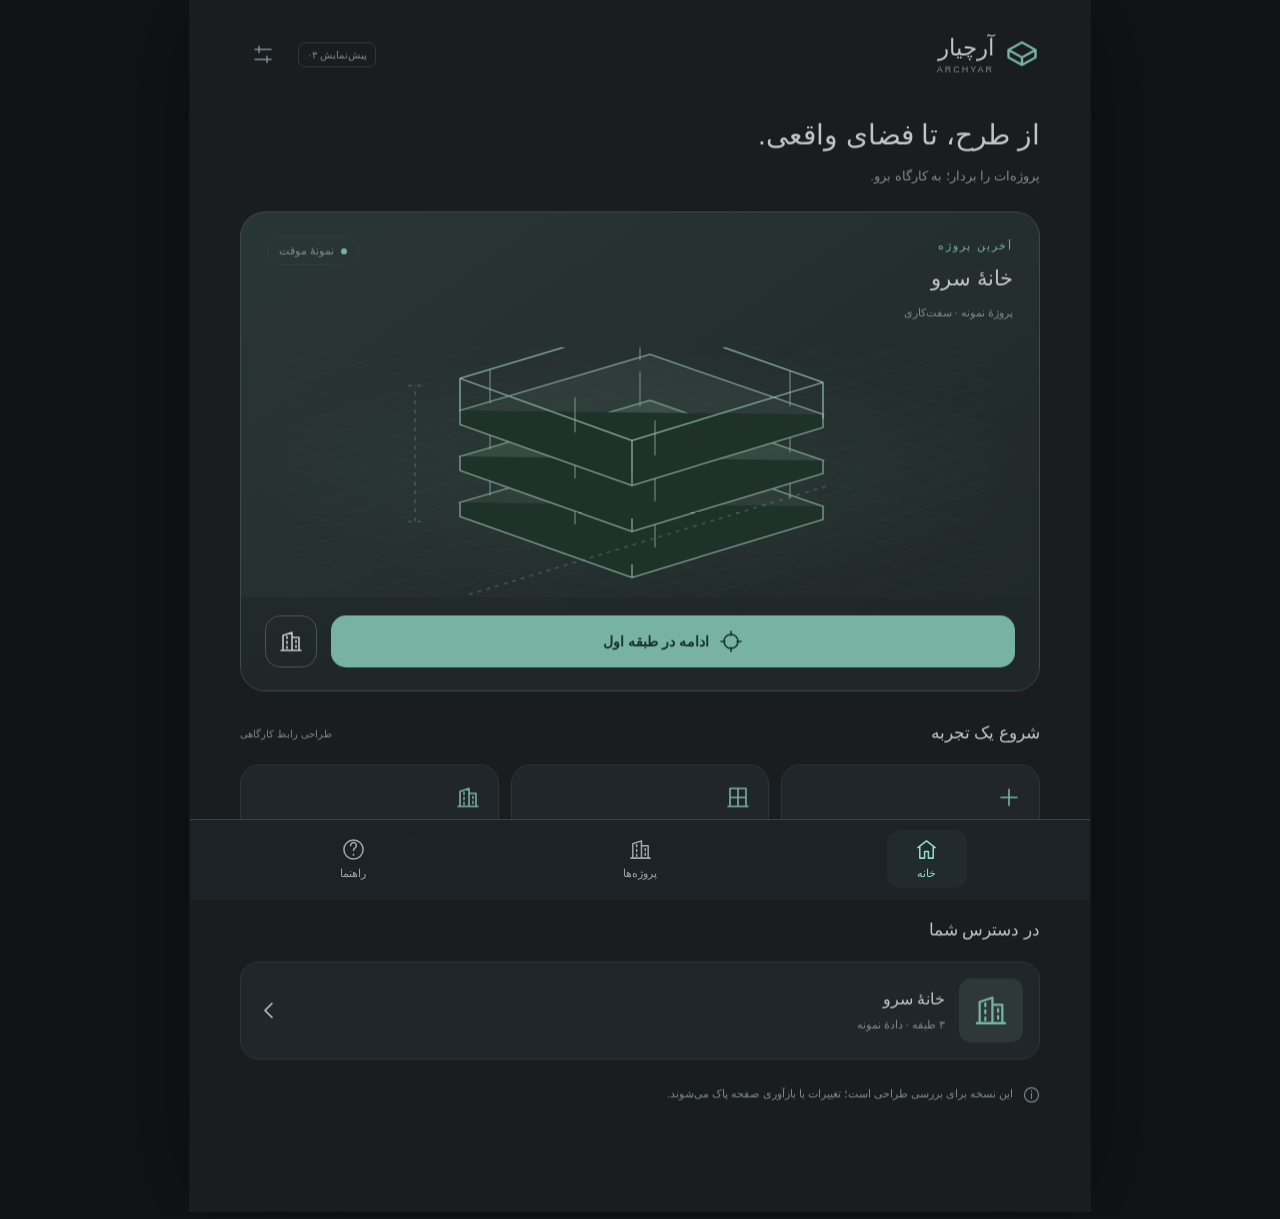
<file: archyar-preview/standalone.html>
<!doctype html><html lang="fa" dir="rtl"><meta charset="utf-8"><meta name="viewport" content="width=device-width,initial-scale=1"><meta http-equiv="refresh" content="0;url=./index.html?v=3.1"><title>آرچیار — پیش‌نمایش تازه</title><body style="background:#191d20;color:#93ddc6;font:16px Tahoma;padding:30px"><a href="./index.html?v=3.1" style="color:inherit">باز کردن پیش‌نمایش تازهٔ آرچیار</a></body></html>
</file>
<file: style.css>
*{box-sizing:border-box}html,body{margin:0;min-height:100%;font-family:Tahoma,"Segoe UI",sans-serif;color:#dae5ec;background:#0e1821}button,input{font:inherit}button{cursor:pointer}button:focus-visible,input:focus-visible{outline:2px solid #23d5c6;outline-offset:4px}header{height:90px;display:flex;align-items:center;justify-content:space-between;padding:0 34px;border-bottom:1px solid #30404c;background:#14232f}.brand{display:flex;gap:15px;align-items:center}.brand-icon{font-size:40px;color:#36c6bf;line-height:1}h1{font-size:21px;margin:0 0 7px;letter-spacing:-.5px}.brand p{font-size:11px;margin:0;color:#8fa4b2}.header-meta{display:flex;align-items:center;gap:26px}.mono,.eyebrow{font-family:Consolas,monospace;direction:ltr}.header-meta>.mono{font-size:13px;color:#99acb9;letter-spacing:1px}.mono b{color:#39505e;padding:0 10px}.badge{font-size:11px;border:1px solid #3a625d;padding:8px 12px;border-radius:4px;color:#99d8ca;display:flex;gap:8px;align-items:center}i{display:inline-block;width:6px;height:6px;border-radius:50%;background:#23bdb1;flex-shrink:0}main{display:grid;grid-template-columns:minmax(0,1fr) 326px;direction:ltr;min-height:calc(100vh - 90px)}.workspace{padding:22px;min-width:0;direction:rtl;display:flex;flex-direction:column}.stage{position:relative;flex:1;min-height:510px;background:radial-gradient(ellipse at 50% 40%,#eff3f6,#cbd7df);border:1px solid #44535d;border-radius:7px;overflow:hidden;isolation:isolate}.stage canvas{width:100%;height:100%;position:absolute;inset:0;display:block;touch-action:none}.stage-top{position:absolute;z-index:2;inset:20px 20px auto;display:flex;justify-content:space-between;gap:8px;pointer-events:none;align-items:center}.stage-label{font-size:11px;display:flex;gap:8px;align-items:center;padding:9px 11px;background:#f2f6f9dc;color:#344c5a;border:1px solid #a9b9c7;border-radius:4px}.stage-label>span{color:#718796;padding-right:8px;border-right:1px solid #c6d0d8}.model-tag{font-family:Consolas,monospace;font-size:10px;letter-spacing:1px;color:#506979;padding:6px;background:#ffffff80;border-radius:3px}.model-tag b{color:#8296a3;padding:0 5px}.view-tools{position:absolute;z-index:2;left:18px;bottom:58px;display:flex;direction:ltr;gap:5px}.view-tools button{width:36px;height:36px;background:#f4f7f9e8;border:1px solid #b9c6d1;border-radius:4px;color:#344c60;font-size:23px;box-shadow:0 2px 3px #1023320b}.view-tools button:hover{background:#fff;color:#008f90}.stage-bottom{position:absolute;z-index:2;bottom:0;inset-inline:0;background:#edf3f6bb;border-top:1px solid #b9c8d0;display:flex;justify-content:space-between;align-items:center;padding:13px 18px;color:#526b7b;font-size:10px;pointer-events:none}.stage-bottom b{margin:0 6px}.axis{display:flex;gap:12px}.axis b{margin:0;font:12px Consolas}.axis b:nth-child(1){color:#c55258}.axis b:nth-child(2){color:#2b9971}.axis b:nth-child(3){color:#4578ce}.transport{display:flex;align-items:center;gap:15px;background:#192a36;border:1px solid #344650;border-radius:5px;padding:14px 17px;margin-top:13px;min-height:78px}.play{border:1px solid #27c2b8;border-radius:4px;width:43px;height:43px;background:#078e8e;color:white;font-size:20px}.play:hover{background:#0ba7a5}.transport-caption{display:flex;flex-direction:column;gap:7px;min-width:130px}.transport-caption strong{font-size:11px;font-weight:normal}.transport-caption span{font-size:9px;color:#819aa9}.flow-line{flex:1;height:3px;background:#36505f;overflow:hidden;position:relative}.flow-line span{position:absolute;inset-block:0;width:17%;background:#20bfb7;animation:travel 3s linear infinite}.flow-line span:nth-child(2){animation-delay:-1s}.flow-line span:nth-child(3){animation-delay:-2s}@keyframes travel{from{left:-18%}to{left:100%}}body.paused .flow-line span{animation-play-state:paused}.speed-readout{font-size:12px;color:#71d6cd}.text-button{background:none;border:0;color:#95acbb;font-size:10px;white-space:nowrap}.text-button:hover{color:white}.under-note{display:flex;justify-content:space-between;gap:12px;font-size:9px;padding:15px 0 0;color:#6f899b}.under-note span:first-child{display:flex;align-items:center;gap:7px}.under-note i{width:4px;height:4px}aside{direction:rtl;background:#162632;border-left:1px solid #30424f;padding:25px 24px 0;display:flex;flex-direction:column}.panel-heading{position:relative;padding-bottom:19px}.eyebrow{font-size:9px;letter-spacing:2px;color:#7c96a6}.panel-heading h2{font-size:20px;margin:9px 0 0}.tiny-tag{position:absolute;left:0;bottom:22px;font:11px Consolas;color:#7e98a9;border:1px solid #3a505f;padding:5px 8px;border-radius:3px}.control-section{padding:19px 0;border-top:1px solid #314653}.section-title{display:flex;justify-content:space-between;align-items:center;margin-bottom:16px}.section-title h3{font-size:13px;margin:0;font-weight:normal;color:#e6eef3}.section-title>span{font:10px Consolas;color:#577080}.field-label{display:flex;justify-content:space-between;align-items:center;font-size:10px;color:#a5b8c5;margin:14px 0 9px}.field-label output{font-size:10px;color:#70c9c2}.color-row{display:flex;gap:9px;direction:ltr;align-items:center;margin-top:12px}.swatch{height:29px;width:29px;border-radius:4px;border:2px solid transparent;background:var(--swatch);position:relative;flex-shrink:0}.swatch.selected{outline:1px solid #a7e7dd;outline-offset:3px}.custom-color{width:29px;height:29px;position:relative;display:grid;place-items:center;background:#2a414f;border:1px solid #506674;border-radius:4px;color:#d1e2e9;font-size:20px;overflow:hidden;cursor:pointer}.custom-color input{position:absolute;inset:0;opacity:0;width:100%;height:100%;cursor:pointer}.helper{font-size:9px;color:#839ba9;line-height:1.9;margin:12px 0 0}.background-options{display:grid;grid-template-columns:repeat(3,1fr);gap:7px}.background-options button{padding:7px;border:1px solid #3b5362;border-radius:4px;background:#1b303e;color:#a4bac8;font-size:10px;display:flex;flex-direction:column;gap:7px;align-items:center}.background-options button.active,.segmented button.active{background:#123f48;border-color:#13b7af;color:#79e2d7}.bg-sample{width:100%;height:20px;border-radius:2px;border:1px solid #ffffff20}.studio{background:linear-gradient(135deg,#ecf1f4,#acbdc9)}.dark{background:#182630}.light{background:#f2f4f5}.custom-bg-row{display:flex;justify-content:space-between;align-items:center;font-size:9px;color:#a5b8c5;margin-top:12px}.custom-bg-row input{width:31px;height:23px;border:1px solid #527080;background:none;padding:2px;border-radius:3px;cursor:pointer}input[type=range]{direction:ltr;width:100%;accent-color:#18b8ae;height:4px;cursor:pointer;display:block;margin:14px 0 9px}input[type=range]::-webkit-slider-thumb{width:14px;height:14px}.range-labels{display:flex;justify-content:space-between;font-size:8px;color:#6f8b9c;margin:11px 0 18px}.toggle-row{display:flex;align-items:center;justify-content:space-between;gap:12px;margin-top:15px;font-size:10px;color:#b5c8d4}.toggle-row label{cursor:pointer}.toggle-row input{appearance:none;width:32px;height:18px;border:1px solid #4b6373;background:#354957;border-radius:20px;position:relative;cursor:pointer;flex-shrink:0;margin:0}.toggle-row input:before{content:'';position:absolute;width:12px;height:12px;top:2px;left:3px;background:#a2b4bf;border-radius:50%;transition:transform .2s,background .2s}.toggle-row input:checked{background:#008d8e;border-color:#1bc7bb}.toggle-row input:checked:before{transform:translateX(12px);background:#e5fffc}.segmented{display:flex;gap:6px}.segmented button{flex:1;background:#203745;border:1px solid #3d586a;color:#b7c9d3;border-radius:3px;padding:9px 4px;font-size:10px}footer{display:flex;align-items:center;gap:7px;color:#7f9aa9;font-size:9px;padding:16px 0;border-top:1px solid #314653;margin-top:auto}footer .mono{margin-right:auto;color:#4c6b7f}#loading{position:absolute;inset:0;z-index:5;background:#dbe4ecee;color:#2b4f60;display:flex;align-items:center;justify-content:center;flex-direction:column;gap:13px;font-size:13px}#loading[hidden]{display:none}#loading small{font:11px Consolas;color:#77909e}.spinner{width:28px;height:28px;border:2px solid #a9c6cd;border-top-color:#008e8c;border-radius:50%;animation:spin .8s linear infinite}@keyframes spin{to{transform:rotate(360deg)}}.stage.dark-mode .stage-top .stage-label{background:#1b303ddc;color:#c5d8e3;border-color:#48616f}.stage.dark-mode .model-tag{background:#182a36bb;color:#9eb6c4}.stage.dark-mode .stage-bottom{background:#172c39c9;color:#9bb3c3;border-color:#35515f}.stage:fullscreen{width:100vw;height:100vh;min-height:100vh;border:0;border-radius:0}.error{color:#bd3e34!important}.workspace:has(.stage:fullscreen){padding:0}@media(min-width:1500px){main{grid-template-columns:minmax(0,1fr) 355px}aside{padding-inline:28px}.stage{min-height:650px}.control-section{padding-block:22px}}@media(max-width:1050px){main{grid-template-columns:minmax(0,1fr) 290px}aside{padding:20px 18px 0}.workspace{padding:15px}.stage{min-height:550px}.header-meta .mono{display:none}.flow-line{display:none}.transport{gap:10px}.transport-caption{min-width:0}.under-note{flex-direction:column;gap:8px}.text-button{font-size:9px}.swatch{width:26px;height:26px}.color-row{gap:8px}}@media(max-width:760px){header{height:78px;padding:0 18px}h1{font-size:17px}.brand-icon{font-size:32px}.brand p{font-size:9px}.header-meta .badge{font-size:9px;padding:7px}main{display:flex;flex-direction:column;min-height:0}.workspace{padding:12px}.stage{height:56vh;min-height:350px;flex:none}.model-tag{display:none}.stage-top{inset:12px 12px auto}.stage-bottom{font-size:8px;padding:11px}.stage-bottom span:first-child{max-width:80%;line-height:1.8}.transport{padding:12px;min-height:70px;gap:11px}.transport-caption strong{font-size:10px}.transport-caption span{font-size:8px}.transport .text-button{margin-right:auto;max-width:100px;white-space:normal;line-height:1.8}.speed-readout{font-size:10px}.under-note{font-size:8px;padding:12px 4px}aside{border-left:0;border-top:1px solid #3a5262;padding:22px 22px 0;display:grid;grid-template-columns:1fr 1fr;gap:0 26px}.panel-heading,footer{grid-column:1/-1}.panel-heading{padding-bottom:25px}.control-section{padding:18px 0}.camera-section{grid-column:1/-1}.camera-section .toggle-row{max-width:300px}footer{margin-top:5px}.stage:fullscreen{height:100vh}}@media(max-width:430px){aside{display:flex}.brand{gap:9px}.header-meta .badge{display:none}.transport-caption{min-width:120px}.transport .speed-readout{display:none}}@media(prefers-reduced-motion:reduce){.flow-line span{animation:none}.spinner{animation-duration:2s}}
@media(min-width:761px){main{height:calc(100dvh - 90px);min-height:520px;overflow:hidden}.workspace{min-height:0}.stage{min-height:0}aside{overflow-y:auto;scrollbar-width:thin;scrollbar-color:#385768 #162632}.control-section{padding-block:15px}.panel-heading{padding-bottom:15px}.section-title{margin-bottom:12px}}
@media(min-width:761px){main{height:calc(100dvh - 90px);min-height:520px;overflow:hidden}.workspace{min-height:0}.stage{min-height:0}aside{overflow-y:auto;scrollbar-width:thin;scrollbar-color:#385768 #162632}.control-section{padding-block:15px}.panel-heading{padding-bottom:15px}.section-title{margin-bottom:12px}}
.field-label,.toggle-row{font-size:12px}.section-title h3{font-size:14px}.helper{font-size:10px}.background-options button,.segmented button{font-size:11px}.custom-bg-row{font-size:11px}.field-label output{font-size:11px}.range-labels{font-size:9px}.transport-caption strong{font-size:12px}.transport-caption span{font-size:10px}.under-note{font-size:10px}@media(max-width:760px){.under-note{font-size:9px}}


/* Mobile workspace: the 3D viewer and contextual controls always share one screen. */
.touch-hint,.mobile-tabs{display:none}
@media(max-width:760px){
 html,body{width:100%;height:100%;overflow:hidden;overscroll-behavior:none}
 body{display:flex;flex-direction:column;height:100vh;height:100dvh}
 header{height:56px;flex:0 0 56px;padding:0 15px}
 .brand{gap:10px;min-width:0}
 .brand-icon{font-size:27px}
 h1{font-size:16px;margin-bottom:4px;white-space:nowrap;letter-spacing:0}
 .brand p{font-size:10px}
 .header-meta{display:none}
 main{display:flex;flex:1;flex-direction:column;min-height:0;height:auto;overflow:hidden}
 .workspace{flex:1;min-height:0;min-width:0;padding:8px 8px 0;overflow:hidden}
 .stage{flex:1;min-height:0;height:auto;width:100%;border-radius:12px}
 .stage-top{inset:10px 10px auto}
 .stage-label{font-size:11px;padding:7px 10px}
 .stage-bottom{padding:8px 11px;background:linear-gradient(0deg,#e4edf2ed,#e4edf200);border:0;font-size:9px}
 .stage-bottom .desktop-hint{display:none}
 .stage-bottom .touch-hint{display:block;max-width:none;line-height:1.4}
 .stage-bottom .axis{gap:8px}
 .view-tools{left:10px;bottom:43px;display:grid;grid-template-columns:repeat(2,35px);gap:5px}
 .view-tools button{width:35px;height:35px;font-size:20px;border-radius:8px}
 .transport{flex:0 0 52px;min-height:0;margin-top:7px;padding:6px 10px;gap:10px;border-radius:9px}
 .transport .play{width:38px;height:38px;flex:0 0 38px;font-size:17px}
 .transport-caption{min-width:0;gap:0}
 .transport-caption strong{font-size:11px;white-space:nowrap}
 .transport-caption span,.transport .flow-line{display:none}
 .transport .speed-readout{display:inline;font-size:11px;margin-inline-start:auto}
 .transport .text-button{flex-shrink:0;max-width:none;margin:0;font-size:11px;white-space:nowrap;line-height:1.3}
 .under-note{display:none}
 aside#controlsPanel{flex:0 0 auto;display:flex;flex-direction:column;gap:0;height:auto;max-height:min(42dvh,278px);min-height:0;overflow:hidden;padding:0;background:#142631;border-top:1px solid #3c5966;box-shadow:0 -4px 18px #0b18232b}
 #controlsPanel .panel-heading,#controlsPanel footer{display:none}
 #controlsPanel .control-section{display:none}
 #controlsPanel .control-section.is-mobile-active{display:block;order:1;flex:0 1 auto;max-height:min(30dvh,204px);min-height:0;overflow-y:auto;overscroll-behavior:contain;padding:10px 16px 13px;border:0;scrollbar-width:thin;scrollbar-color:#466b77 transparent}
 #controlsPanel .mobile-tabs{display:grid;order:2;grid-template-columns:repeat(5,minmax(0,1fr));flex:0 0 calc(60px + env(safe-area-inset-bottom));height:calc(60px + env(safe-area-inset-bottom));padding:4px 7px calc(4px + env(safe-area-inset-bottom));gap:3px;border-top:1px solid #35505d;background:#152b38;direction:rtl}
 .mobile-tab{min-width:0;min-height:48px;display:flex;align-items:center;justify-content:center;flex-direction:column;gap:3px;border:1px solid transparent;background:transparent;border-radius:9px;color:#9fb8c7;font-size:10px;line-height:1.3;white-space:nowrap;padding:3px 1px}
 .mobile-tab .tab-icon{font-size:22px;line-height:1;color:inherit;font-family:"Segoe UI Symbol",Tahoma,sans-serif}
 .mobile-tab.is-active{color:#62e2d7;background:#19464d;border-color:#296d70}
 .mobile-tab:active{background:#255263}
 #controlsPanel .section-title{margin-bottom:8px}
 #controlsPanel .section-title h3{font-size:12px;font-weight:600}
 #controlsPanel .section-title>span{display:none}
 #controlsPanel .field-label{font-size:12px;margin:7px 0 5px}
 #controlsPanel .field-label output{font-size:11px}
 #controlsPanel .color-row{gap:6px;margin-top:8px;justify-content:space-between}
 #controlsPanel .swatch,#controlsPanel .custom-color{width:clamp(30px,8.2vw,38px);height:clamp(30px,8.2vw,38px);flex-shrink:0}
 #controlsPanel .helper{display:none}
 #controlsPanel .background-options{gap:7px}
 #controlsPanel .background-options button{font-size:11px;min-height:45px;padding:5px 4px;gap:3px}
 #controlsPanel .bg-sample{height:13px}
 #controlsPanel .custom-bg-row{font-size:11px;margin-top:8px;min-height:30px}
 #controlsPanel .custom-bg-row input{height:27px;width:38px}
 #controlsPanel input[type=range]{height:22px;margin:2px 0 5px}
 #controlsPanel .range-labels{margin:0 0 4px;font-size:10px}
 #controlsPanel .toggle-row{font-size:12px;min-height:30px;margin-top:5px}
 #controlsPanel .toggle-row input{width:38px;height:22px}
 #controlsPanel .toggle-row input:before{width:16px;height:16px}
 #controlsPanel .toggle-row input:checked:before{transform:translateX(15px)}
 #controlsPanel .segmented button{min-height:40px;padding:8px 4px;font-size:12px}
 #controlsPanel .camera-section .toggle-row{max-width:none}
 .stage:fullscreen{width:100vw;height:100dvh;min-height:0;border:0;border-radius:0}
}
@media(max-width:760px) and (max-height:620px){
 header{height:49px;flex-basis:49px}
 aside#controlsPanel{max-height:42dvh}
 #controlsPanel .control-section.is-mobile-active{max-height:calc(42dvh - 55px);padding:7px 13px}
 #controlsPanel .mobile-tabs{height:55px;flex-basis:55px}
 .mobile-tab{min-height:42px}
 .transport{flex-basis:46px}
 .transport .play{height:34px;width:34px;flex-basis:34px}
}
@media(max-width:760px) and (orientation:landscape) and (max-height:520px){
 header{display:none}
 .workspace{padding-top:4px}
 .stage-bottom{display:none}
 .view-tools{bottom:10px}
 aside#controlsPanel{max-height:43dvh}
 #controlsPanel .control-section.is-mobile-active{max-height:calc(43dvh - 52px)}
 #controlsPanel .mobile-tabs{height:52px;flex-basis:52px}
 .transport{flex-basis:43px;margin-top:4px}
}


/* Industrial viewer V2: refined equipment showroom and production-facing controls */
[hidden]{display:none!important}
html,body{background:#0b151e;color:#e2edf2}
header{background:linear-gradient(105deg,#122a35,#111e2a 65%,#142831);border-bottom-color:#315461}
.brand-icon{color:#47d3cd;text-shadow:0 0 22px #24c6bc55}
.brand h1{font-weight:650;letter-spacing:0;color:#f0f7f9}
.brand p{letter-spacing:.35px;color:#b0c2cb}
.header-cta{display:flex;gap:9px}
.header-cta button{color:#c1d0d6;background:#233844;border:1px solid #456170;border-radius:8px;white-space:nowrap;padding:10px 11px;font-size:11px;cursor:not-allowed;opacity:.77}
.header-cta button:first-child{background:#11554f;border-color:#28766b}
.header-cta small{font-size:9px;color:#8eacb6;padding-inline-start:6px}
.stage{border-color:#486471;box-shadow:0 8px 30px #02090f28}
.stage-label{border-radius:9px;box-shadow:0 3px 12px #15263120}
.view-tools button{border-radius:8px}
.view-tools button:active{transform:scale(.96)}
.pick-hud{position:absolute;right:16px;bottom:58px;z-index:4;display:flex;flex-direction:column;gap:6px;max-width:min(320px,62%);background:#122d39ee;color:#e9f9f8;border:1px solid #23857d;border-radius:13px;padding:11px 13px;box-shadow:0 10px 35px #07233155;backdrop-filter:blur(13px)}
.pick-hud strong{font-size:13px;overflow-wrap:anywhere}
.pick-hud span{font-size:10px;color:#a1cad1}
.pick-hud-actions{display:flex;flex-wrap:wrap;gap:5px}
.pick-hud-actions button{border:1px solid #396b72;background:#204954;color:#e1f4f5;border-radius:7px;padding:7px 9px;font-size:10px}
.pick-hud-actions button:hover{background:#2f6469}
.pick-hud-actions button:last-child{font-size:16px;min-width:26px;padding:4px}
.sound-button{display:flex;align-items:center;gap:5px;border:1px solid #47646e;background:#233a46;color:#b6d1d6;border-radius:8px;padding:10px;white-space:nowrap;font-size:13px}
.sound-button span{font-size:11px}
.sound-button.is-active{border-color:#2ab9aa;background:#16534e;color:#d4fff3}
.transport{border-radius:9px;background:linear-gradient(90deg,#172d38,#1c3643)}
.transport .text-button{border:1px solid transparent;border-radius:7px;padding:9px}
.transport .text-button:hover{border-color:#44626f}
.inspection-summary{display:flex;flex-direction:column;gap:5px;border:1px solid #355260;border-radius:9px;padding:10px;background:linear-gradient(120deg,#1b3a48,#172d3b)}
.inspection-summary strong{font-size:12px;line-height:1.4}
.inspection-summary span{font-size:10px;color:#8cacbc;line-height:1.5}
.inspector-actions{display:flex;flex-wrap:wrap;gap:5px;margin:9px 0}
.inspector-actions button,.rotor-row button,.assembly-steps button{font-size:10px;color:#c9e7e7;border:1px solid #36616b;background:#20444d;border-radius:8px;padding:8px 9px}
.inspector-actions button:hover:not(:disabled),.rotor-row button:hover:not(:disabled){background:#22645f}
.inspector-actions button:disabled,.rotor-row button:disabled,.assembly-steps button:disabled{opacity:.42;cursor:not-allowed}
.inspector-actions #isolatePart{background:#0d615a;border-color:#17887c;color:#e3fff7}
.rotor-row{display:flex;gap:8px;align-items:center;justify-content:space-between;margin-bottom:9px}
.rotor-row span{font-size:9px;color:#8daeb9;overflow-wrap:anywhere;max-width:50%}
.parts-search{width:100%;padding:9px 11px;border:1px solid #466676;background:#0c202e;color:#e8f7f8;border-radius:9px;outline:none;font-size:11px}
.parts-search:focus{border-color:#2fc9b5}
.parts-list{margin-top:8px;border:1px solid #365363;border-radius:10px;background:#0e2330;max-height:192px;overflow-y:auto;overscroll-behavior:contain;scrollbar-width:thin;scrollbar-color:#416977 transparent}
.part-list-item{display:flex;gap:10px;align-items:center;text-align:start;width:100%;padding:9px 10px;color:#aec6d0;border:0;border-bottom:1px solid #294453;background:transparent;font-size:11px;line-height:1.4}
.part-list-item:hover{background:#21414d;color:#fff}
.part-list-item.selected{color:#9cf2e5;background:#174943;box-shadow:inset 3px 0 #30c6b4}
.part-dot{width:18px;text-align:center;color:#5ec3ba;font-size:16px}
.parts-placeholder{display:block;color:#8ba8b6;padding:13px;font-size:11px}
.secondary-options{margin-top:9px;padding:8px 10px;border:1px solid #2d4755;border-radius:8px;color:#8fb8c1;font-size:11px}
.secondary-options summary{cursor:pointer;user-select:none}
.secondary-options .color-row{padding:9px 0}
.secondary-options output{color:#9fb8bf}
.assembly-steps{display:flex;align-items:center;justify-content:space-between;gap:8px;margin:5px 0 12px;background:#102835;border:1px solid #355769;border-radius:10px;padding:7px}
.assembly-steps button{flex-shrink:0;width:38px;height:38px;font-size:21px}
.assembly-label{flex:1;min-width:0;text-align:center;display:flex;flex-direction:column;gap:4px}
.assembly-label strong{font-size:12px}
.assembly-label span{font-size:9px;color:#97b7c3;line-height:1.6}
.step-markers{display:flex;justify-content:space-between;gap:3px;font-size:9px;color:#8cabb5;margin:5px 0 13px;text-align:center}
.engineering-note{font-size:10px;line-height:1.75;color:#8ba7b6;border-right:2px solid #3f7a80;padding-right:8px}
.legacy-hidden{display:none}
.flow-facts{display:flex;gap:6px;flex-wrap:wrap;margin:8px 0}
.fact-item{font-size:10px;color:#9ed4d1;background:#193e49;border:1px solid #2b636a;border-radius:7px;padding:7px}
#controlsPanel{scrollbar-width:thin}
#controlsPanel .inspector-section{min-height:0}
@media(max-width:760px){
 header{gap:4px}
 .brand-icon{display:none}
 .brand{min-width:0;flex:1}
 .brand h1{font-size:clamp(12px,3.4vw,16px);line-height:1.25;letter-spacing:-.3px}
 .brand p{font-size:clamp(8px,2vw,10px);line-height:1.2}
 .header-meta{display:flex;flex:0 0 auto;align-items:center}
 .header-meta .mono{display:none}
 .header-cta{gap:4px}
 .header-cta button{border-radius:6px;padding:6px 5px;font-size:9px;max-width:78px;white-space:normal;line-height:1.2}
 .header-cta small{display:block;font-size:8px;padding:2px 0 0}
 .stage{border-radius:11px}
 .pick-hud{right:8px;left:auto;bottom:44px;max-width:min(240px,67vw);gap:3px;padding:8px 9px;border-radius:9px}
 .pick-hud strong{font-size:11px}
 .pick-hud span{font-size:9px}
 .pick-hud-actions button{font-size:9px;padding:6px}
 .sound-button{font-size:12px;padding:7px 8px}
 .sound-button span{font-size:10px}
 .transport .text-button{padding:6px 2px;font-size:10px}
 #controlsPanel .mobile-tabs{box-shadow:0 -3px 10px #00000018}
 #controlsPanel .control-section.is-mobile-active{max-height:min(30dvh,204px)}
 #controlsPanel .inspection-summary{padding:7px}
 #controlsPanel .inspection-summary span{font-size:9px}
 #controlsPanel .inspector-actions{margin:5px 0}
 #controlsPanel .inspector-actions button,#controlsPanel .rotor-row button{font-size:9px;padding:6px}
 #controlsPanel .rotor-row{margin-bottom:4px}
 #controlsPanel .rotor-row span{font-size:9px}
 #controlsPanel .parts-search{padding:7px;font-size:10px}
 #controlsPanel .parts-list{max-height:92px;min-height:55px;margin-top:5px}
 #controlsPanel .part-list-item{font-size:10px;padding:7px}
 #controlsPanel .secondary-options{margin:6px 0 0}
 #controlsPanel .assembly-steps{padding:5px;margin:4px 0 7px}
 #controlsPanel .assembly-steps button{width:32px;height:32px}
 #controlsPanel .assembly-label strong{font-size:11px}
 #controlsPanel .assembly-label span{font-size:9px}
 #controlsPanel .step-markers{font-size:8px;margin:0 0 5px}
 #controlsPanel .engineering-note{font-size:9px;line-height:1.4;margin:6px 0}
 #controlsPanel .flow-facts{margin:4px 0}
 #controlsPanel .fact-item{font-size:9px;padding:5px}
}
@media(max-width:380px){
 .header-cta button{font-size:8px;max-width:66px}
 .brand p{font-size:8px}
 .brand h1{font-size:12px}
 .transport-caption strong{font-size:10px}
 .sound-button{padding:6px 5px}
}
@media(prefers-reduced-motion:reduce){.pick-hud{backdrop-filter:none}}

/* Viewer-mode selector floating above the 3D canvas. */
.viewer-modes{display:flex;align-items:center;gap:3px;pointer-events:auto;direction:rtl;padding:4px;background:#142b38e8;border:1px solid #476b77;border-radius:10px;box-shadow:0 4px 14px #142e3c36;backdrop-filter:blur(10px)}
.viewer-modes button{background:transparent;border:0;border-radius:7px;color:#bacfd4;padding:9px 11px;font-size:11px;white-space:nowrap}
.viewer-modes button.selected{background:#197568;color:#effffa;box-shadow:inset 0 0 0 1px #39bcb0}
.viewer-modes button:hover:not(.selected){background:#30525c}
@media(max-width:760px){
 .stage-top{align-items:start}
 .stage-top .stage-label{font-size:9px;line-height:1.2;min-height:28px}
 .viewer-modes{gap:1px;padding:2px;border-radius:7px}
 .viewer-modes button{font-size:9px;padding:7px 6px}
}
@media(max-width:355px){.viewer-modes button{padding:6px 4px;font-size:8px}.stage-top .stage-label{font-size:8px;padding:6px}}
</file>
<file: archyar-preview/studio.css>
:root{color-scheme:dark;--bg:#191d20;--panel:#23292d;--panel2:#2c3338;--line:#394247;--muted:#9ba8ae;--text:#f1f4f3;--accent:#93ddc6;--ink:#18392f;--danger:#ffaaaa;font-family:Tahoma,"Segoe UI",sans-serif;font-size:14px}
*{box-sizing:border-box}body{margin:0;background:#101416;color:var(--text)}button,input,select{font:inherit}button{border:0;color:inherit;cursor:pointer;touch-action:manipulation}button:disabled{opacity:.35;cursor:default}button:focus-visible,input:focus-visible,select:focus-visible,[tabindex]:focus-visible{outline:3px solid var(--accent);outline-offset:4px}button{transition:background .16s,transform .16s}button:active:not(:disabled){transform:scale(.97)}svg{display:block}button svg{width:24px;height:24px;flex-shrink:0}h1,h2,h3,p{margin:0}h1{font-size:28px;font-weight:500;line-height:1.7}h2{font-size:21px;font-weight:500;line-height:1.7}h3{font-size:16px;font-weight:500;line-height:1.8}p{line-height:1.9}small{font-size:11px}.muted{color:var(--muted)}.eyebrow{font-size:11px;letter-spacing:1.8px;color:var(--accent)}.mono{font-family:Consolas,monospace;direction:ltr}.row{display:flex;align-items:center;gap:12px}.spread{justify-content:space-between}.grow{flex:1}.stack{display:grid;gap:16px}.icon{width:24px;height:24px;display:block}.icon-btn{width:46px;height:46px;border-radius:15px;display:grid;place-items:center;background:var(--panel2)}.subtle{background:transparent;color:var(--muted)}.chip{display:inline-flex;align-items:center;gap:7px;border:1px solid var(--line);border-radius:99px;padding:7px 11px;font-size:11px;color:var(--muted)}.dot{width:6px;height:6px;border-radius:50%;background:var(--accent);display:inline-block}.primary{background:var(--accent);color:var(--ink);min-height:52px;border-radius:15px;padding:13px 20px;display:flex;align-items:center;justify-content:center;gap:10px;font-weight:600}.secondary{background:var(--panel2);min-height:50px;border-radius:15px;padding:13px 18px;display:flex;align-items:center;justify-content:center;gap:10px}.text-btn{color:var(--accent);background:transparent;min-height:44px;padding:10px}.wide{width:100%}.danger{color:var(--danger)}.divider{border-top:1px solid var(--line);margin:8px 0}.section-title{display:flex;justify-content:space-between;align-items:center;margin:28px 0 16px}.section-title h2{font-size:17px}.tag{font-size:10px;border-radius:7px;padding:5px 8px;background:#33453f;color:var(--accent)}
#app{max-width:900px;margin:auto;min-height:100dvh;background:var(--bg);position:relative}.screen{padding:28px 34px 110px;min-height:100dvh;animation:enter .25s ease}.topbar{display:flex;justify-content:space-between;align-items:center;gap:12px;margin-bottom:34px}.brand{display:flex;gap:10px;align-items:center;font-size:23px}.brand-symbol{width:36px;height:36px;color:var(--accent)}.brand small{font-size:9px;letter-spacing:2px;display:block;color:var(--muted);margin-top:3px}.version{font-size:10px;color:var(--muted);border:1px solid var(--line);padding:6px 8px;border-radius:7px}.greeting{margin-bottom:23px}.greeting p{color:var(--muted);font-size:13px;margin-top:5px}.project-hero{overflow:hidden;border-radius:25px;border:1px solid #485852;background:linear-gradient(145deg,#303e3a,#222b2b);position:relative}.hero-head{padding:24px 26px;display:flex;justify-content:space-between;position:relative;z-index:1}.hero-head h2{margin-top:8px}.building-art{height:230px;position:relative;overflow:hidden;background:radial-gradient(ellipse at center,#608a7428,transparent 70%)}.building-art svg{width:100%;height:100%}.hero-footer{padding:18px 24px 23px;background:linear-gradient(0deg,#222b2b,#222b2baa);display:flex;align-items:center;gap:14px}.hero-footer .primary{flex:1}.hero-footer .icon-btn{border:1px solid #56675f;background:transparent;width:52px;height:52px}.quick-grid{display:grid;grid-template-columns:repeat(3,1fr);gap:12px}.quick-card{text-align:right;background:var(--panel);border:1px solid #343c41;border-radius:19px;padding:20px 18px;min-height:119px}.quick-card svg{color:var(--accent);margin-bottom:17px}.quick-card small{display:block;color:var(--muted);margin-top:7px;line-height:1.7}.project-row{background:var(--panel);padding:16px;border-radius:18px;display:flex;gap:14px;align-items:center;width:100%;text-align:right;border:1px solid #343c41}.project-thumb{width:64px;height:64px;border-radius:12px;display:grid;place-items:center;background:#34403e;color:var(--accent)}.project-thumb svg{width:34px;height:34px}.project-row p{color:var(--muted);font-size:11px}.session-note{display:flex;gap:10px;align-items:center;color:var(--muted);font-size:11px;margin-top:25px;line-height:1.8}.session-note svg{width:17px;height:17px;flex-shrink:0}.bottom-nav{position:fixed;bottom:0;left:50%;transform:translateX(-50%);max-width:900px;width:100%;background:#1d2327f5;backdrop-filter:blur(18px);border-top:1px solid var(--line);display:flex;justify-content:space-around;padding:10px 20px max(12px,env(safe-area-inset-bottom));z-index:20}.bottom-nav button{display:grid;justify-items:center;gap:6px;background:transparent;color:var(--muted);min-width:80px;padding:8px;font-size:11px;border-radius:12px}.bottom-nav button.active{color:var(--accent);background:#93ddc60b}.bottom-nav button svg{width:23px;height:23px}
.project-header{margin:4px 0 25px}.project-header .row{margin-bottom:14px}.project-header h1{font-size:25px}.project-header p{font-size:12px;color:var(--muted)}.metrics{display:grid;grid-template-columns:repeat(3,1fr);border-block:1px solid var(--line);padding:20px 0;margin:22px 0}.metrics div{text-align:center;border-left:1px solid var(--line)}.metrics div:last-child{border:0}.metrics b{font-size:24px;font-weight:400;display:block;margin-bottom:9px}.metrics span{font-size:11px;color:var(--muted)}.floor-area{display:grid;grid-template-columns:155px 1fr;gap:26px;margin:10px 0 24px}.floor-stack{display:flex;flex-direction:column;justify-content:center;gap:7px;position:relative;padding:20px 0;background:radial-gradient(ellipse,#56776922,transparent 65%)}.floor-slab{height:58px;width:125px;background:#2d3839;border:1px solid #52605f;transform:skewY(-16deg);color:var(--muted);border-radius:4px;display:grid;place-items:center;box-shadow:6px 9px 0 #151b1f;align-self:center}.floor-slab.selected{color:var(--accent);border-color:var(--accent);background:#3d5b50;box-shadow:6px 9px 0 #1e302b}.floor-slab span{transform:skewY(16deg);font-size:12px}.floor-list{display:grid;gap:10px}.floor-row{text-align:right;border:1px solid var(--line);background:var(--panel);padding:15px 17px;border-radius:15px;display:flex;align-items:center;gap:13px;min-height:76px}.floor-row.selected{border-color:#92ddc6;background:#93ddc60c}.floor-row .floor-number{font-size:17px;color:var(--muted)}.floor-row.selected .floor-number{color:var(--accent)}.floor-row small{display:block;margin-top:6px;color:var(--muted);font-size:10px}.floor-row svg{width:17px;height:17px;color:var(--muted)}.floor-detail{border-radius:20px;border:1px solid var(--line);padding:20px;background:var(--panel);margin-bottom:18px}.floor-detail .row{flex-wrap:wrap}.floor-detail .primary{margin-top:19px}.mini-metrics{display:flex;gap:20px;margin-top:14px;color:var(--muted);font-size:11px}.resource-grid{display:grid;grid-template-columns:repeat(4,1fr);gap:10px}.resource{background:var(--panel);border:1px solid var(--line);border-radius:16px;padding:17px 5px;display:grid;place-items:center;gap:12px;font-size:11px}.resource svg{color:#b3c6be}.settings-row{width:100%;display:flex;align-items:center;justify-content:space-between;gap:12px;background:transparent;border-bottom:1px solid var(--line);min-height:64px;text-align:right;padding:12px 2px}.switch{width:42px;height:24px;border-radius:20px;background:#4b5559;padding:3px;display:flex;justify-content:flex-end;flex-shrink:0}.switch:after{content:"";width:18px;height:18px;background:#c7d2d0;border-radius:50%}.switch.on{background:var(--accent);justify-content:flex-start}.switch.on:after{background:#244a3e}.file-preview{height:210px;border-radius:16px;background:#1a2225;display:grid;place-items:center;border:1px dashed #54645f;margin:15px 0;color:var(--accent)}.file-preview svg{width:150px;height:150px}.empty{padding:35px 15px;text-align:center;background:var(--panel);border-radius:20px;line-height:2}.empty svg{margin:0 auto 18px;color:var(--accent)}
.workspace{height:100dvh;min-height:560px;overflow:hidden;position:relative;background:#444a48;isolation:isolate}.scene-bg{position:absolute;inset:0;background:#555d59 url('assets/site-raw.jpg') center center/cover;filter:brightness(.72) saturate(.6);z-index:-3}.workspace:after{content:"";position:absolute;inset:0;pointer-events:none;background:linear-gradient(0deg,#12191bd9,transparent 40%,transparent 70%,#12191bb3);z-index:-1}.scene{position:absolute;inset:0;touch-action:none;overflow:hidden;outline-offset:-4px!important}.scene svg{width:100%;height:100%;overflow:visible}.scene.plan{background-color:#20282b;background-image:linear-gradient(#ffffff08 1px,transparent 1px),linear-gradient(90deg,#ffffff08 1px,transparent 1px);background-size:32px 32px}.work-top{position:absolute;top:max(18px,env(safe-area-inset-top));inset-inline:20px;display:flex;gap:10px;align-items:center;z-index:2;pointer-events:none}.work-top>*{pointer-events:auto}.glass{background:#20272ce8;backdrop-filter:blur(15px);border:1px solid #5a686266;box-shadow:0 6px 30px #0002}.project-pill{border-radius:16px;padding:10px 16px;line-height:1.5;min-height:48px;text-align:right;display:flex;align-items:center;gap:18px}.project-pill small{display:block;font-size:10px;color:#a7b7b3;margin-top:3px}.project-pill svg{width:16px;height:16px}.view-switch{display:flex;border-radius:12px;padding:4px;margin-inline-start:auto;direction:ltr}.view-switch button{background:transparent;color:#b5bfba;padding:9px 12px;font-size:11px;border-radius:8px;min-height:38px}.view-switch button.active{background:#d1e6da;color:#18392f}.simulation-badge{position:absolute;top:94px;inset-inline-end:23px;font-size:10px;color:#dce4df;display:flex;gap:7px;align-items:center;background:#20272cc9;padding:8px 11px;border-radius:20px;z-index:2}.work-side{position:absolute;top:145px;inset-inline-end:20px;display:grid;gap:9px;z-index:2}.work-side .icon-btn{width:45px;height:45px;border-radius:13px}.work-side .on{color:var(--accent);border:1px solid var(--accent)}.work-status{position:absolute;top:100px;inset-inline-start:24px;color:#d1e1da;font-size:10px;z-index:2;display:flex;gap:6px;align-items:center}.work-bottom{position:absolute;bottom:max(18px,env(safe-area-inset-bottom));inset-inline:20px;display:grid;gap:13px;z-index:3}.work-caption{display:flex;justify-content:center;gap:9px;align-items:center;color:#e4efea;font-size:10px;text-shadow:0 1px 3px #000}.tool-dock{display:grid;grid-template-columns:repeat(6,1fr);padding:9px 6px;border-radius:22px;gap:4px}.tool-dock button{background:transparent;border-radius:15px;display:grid;justify-items:center;align-content:center;gap:9px;padding:11px 3px;font-size:11px;color:#becbc5;min-height:73px}.tool-dock button.active{background:#93ddc624;color:var(--accent)}.tool-dock button svg{width:26px;height:26px}.placement{padding:18px 20px;border-radius:21px}.placement .step-head{display:flex;justify-content:space-between;gap:12px;align-items:center;margin-bottom:13px}.step-count{font-size:10px;color:var(--accent)}.step-progress{display:flex;gap:5px}.step-progress i{width:22px;height:3px;border-radius:3px;background:#53615c}.step-progress i.done{background:var(--accent)}.placement h3{font-size:16px}.placement p{color:#bccbc4;font-size:11px;margin-top:4px;line-height:1.9}.placement-actions{display:flex;gap:10px;margin-top:15px}.placement-actions .primary{flex:1;min-height:48px}.placement-actions .secondary{min-height:48px}.nudge{display:flex;justify-content:center;gap:7px;direction:ltr;margin:10px 0}.nudge button{background:#36463eaa;border:1px solid #788c7e66;min-width:44px;min-height:42px;border-radius:11px;font-size:18px}.reticle{position:absolute;left:50%;top:46%;transform:translate(-50%,-50%);width:56px;height:56px;border-radius:50%;border:1px solid #e3ffeeaa;pointer-events:none;box-shadow:0 0 0 12px #a4e3c91a;display:grid;place-items:center;z-index:1}.reticle:before,.reticle:after{content:"";position:absolute;background:#daffea}.reticle:before{width:22px;height:1px}.reticle:after{height:22px;width:1px}.reticle span{position:absolute;top:68px;white-space:nowrap;background:#163d31e6;border:1px solid #7dc9aa;padding:7px 13px;border-radius:10px;font-size:10px}.reticle.idle{width:22px;height:22px;opacity:.55;box-shadow:none}.selected-card{padding:15px 18px;border-radius:18px;display:flex;align-items:center;gap:14px}.selected-card p{font-size:10px;color:var(--muted);margin-top:5px}.selected-card>svg{color:var(--accent);width:26px}.selected-card .icon-btn{width:42px;height:42px}.work-tip{position:absolute;left:50%;top:44%;transform:translate(-50%,-50%);background:#202b2bd9;border:1px solid #718779;border-radius:16px;text-align:center;padding:17px 21px;font-size:12px;line-height:2;pointer-events:none}.work-tip svg{margin:0 auto 7px;color:var(--accent)}
.backdrop{position:fixed;inset:0;background:#080e13a8;backdrop-filter:blur(6px);z-index:50;display:flex;align-items:flex-end;justify-content:center;padding:30px 22px}.sheet{background:#242c30;border:1px solid #4c575b;border-radius:28px;width:100%;max-width:700px;max-height:86dvh;overflow:auto;box-shadow:0 24px 100px #0008;animation:sheet-in .22s ease;padding:12px 27px 27px}.sheet-handle{height:4px;width:38px;background:#546065;border-radius:5px;margin:0 auto 20px}.sheet-header{display:flex;justify-content:space-between;align-items:center;margin-bottom:22px;gap:12px}.sheet-header p{font-size:11px;color:var(--muted);margin-top:5px}.sheet-header .icon-btn{width:40px;height:40px}.catalog-tabs{display:flex;gap:7px;margin-bottom:20px;overflow:auto;padding:3px}.catalog-tabs button{white-space:nowrap;min-height:42px;padding:10px 15px;border-radius:11px;background:transparent;color:var(--muted);font-size:12px}.catalog-tabs button.active{color:var(--accent);background:#93ddc61a}.item-grid{display:grid;grid-template-columns:repeat(3,1fr);gap:12px}.item-card{border:1px solid #445056;background:#2c353a;padding:20px 10px 16px;border-radius:17px;text-align:center;min-height:143px}.item-card:hover{border-color:var(--accent);background:#93ddc60c}.item-card>svg{width:52px;height:52px;color:#c3d9d0;margin:0 auto 17px;stroke-width:1.25}.item-card small{display:block;color:var(--muted);font-size:10px;margin-top:9px;line-height:1.8}.sheet-note{font-size:11px;color:var(--muted);display:flex;gap:9px;align-items:center;margin-top:22px;line-height:1.8}.sheet-note svg{width:16px;height:16px;flex-shrink:0}.form-grid{display:grid;grid-template-columns:1fr 1fr;gap:16px}.field{display:grid;gap:9px;margin-bottom:16px;font-size:12px;color:#bfcdc8}.field input,.field select{min-height:50px;background:#182125;color:var(--text);border:1px solid #4b5b5f;border-radius:12px;padding:10px 14px;min-width:0;width:100%;outline-offset:2px}.field input[type=number]{direction:ltr;text-align:center}.form-error{color:var(--danger);font-size:12px;min-height:20px;margin-bottom:8px;line-height:1.8}.info-block{padding:16px;border-radius:15px;background:#93ddc60c;border:1px solid #93ddc62b;font-size:12px;color:#c5d6cd;line-height:2;margin:16px 0}.object-list{display:grid;gap:8px}.object-list button{display:flex;align-items:center;justify-content:space-between;background:#303c40;border:1px solid #4b6158;padding:16px;border-radius:13px;text-align:right;min-height:55px}.object-list small{color:var(--accent)}.list-heading{margin:16px 0 5px;font-size:11px;color:var(--muted)}#toast{position:fixed;bottom:110px;left:50%;transform:translateX(-50%) translateY(12px);background:#dbf3e6;color:#1a362b;padding:13px 22px;border-radius:14px;font-size:12px;max-width:calc(100% - 40px);width:max-content;z-index:100;opacity:0;pointer-events:none;transition:.2s;box-shadow:0 5px 25px #0004;line-height:1.8}#toast.show{opacity:1;transform:translateX(-50%) translateY(0)}.help-steps{display:grid;gap:17px;margin:20px 0}.help-steps div{display:flex;gap:12px;line-height:1.9;font-size:12px;color:var(--muted)}.help-steps b{display:grid;place-items:center;min-width:29px;height:29px;background:#3c5b4e;color:var(--accent);border-radius:10px}.help-steps strong{color:var(--text);display:block;font-size:13px;font-weight:400}
@keyframes enter{from{opacity:.5;transform:translateY(8px)}to{opacity:1;transform:none}}@keyframes sheet-in{from{opacity:.5;transform:translateY(25px)}to{opacity:1;transform:none}}@media(min-width:1000px){#app{box-shadow:0 0 0 1px #ffffff0b,0 0 100px #0005}.screen{padding-inline:50px}.backdrop{align-items:center}.sheet{max-width:680px}.building-art{height:250px}}@media(max-width:560px){:root{font-size:13px}.screen{padding:22px 20px 105px}.topbar{margin-bottom:26px}h1{font-size:24px}.hero-head{padding:20px}.hero-footer{padding:16px}.building-art{height:190px}.quick-card{padding:17px 12px;min-height:112px;font-size:12px}.quick-card small{font-size:9px}.floor-area{grid-template-columns:98px 1fr;gap:14px}.floor-slab{width:86px;height:58px}.floor-row{padding:13px 12px;gap:9px}.floor-row h3{font-size:14px}.resource{font-size:10px}.mini-metrics{gap:12px;font-size:10px}.work-top{inset-inline:12px;gap:7px}.project-pill{padding:10px 12px;font-size:12px;gap:10px}.work-top>.icon-btn{width:42px;height:46px}.view-switch button{padding:9px 10px}.simulation-badge{inset-inline-end:15px;font-size:9px}.work-bottom{inset-inline:12px;gap:10px;bottom:max(12px,env(safe-area-inset-bottom))}.work-side{inset-inline-end:12px}.tool-dock{padding:6px 3px;border-radius:18px;gap:0}.tool-dock button{font-size:9px;min-height:67px;padding:9px 2px;gap:8px}.tool-dock button svg{width:24px;height:24px}.placement{padding:15px}.placement h3{font-size:14px}.backdrop{padding:12px;align-items:flex-end}.sheet{padding:10px 18px 22px;border-radius:25px}.item-grid{gap:9px}.item-card{padding:18px 5px 12px;font-size:12px;min-height:133px}.item-card>svg{width:43px;height:43px}.item-card small{font-size:9px}.sheet-header{margin-bottom:16px}.catalog-tabs button{font-size:11px;padding:8px 11px}.selected-card{padding:12px;font-size:11px}.form-grid{gap:12px}.work-status{inset-inline-start:16px;font-size:9px}.metrics b{font-size:21px}}
@media(max-height:740px){.work-side{top:126px;gap:5px}.work-side .icon-btn{height:38px;width:40px}.work-bottom{gap:7px}.placement{padding:12px 15px}.placement .step-head{margin-bottom:7px}.placement p{font-size:10px}.placement-actions{margin-top:9px}.nudge{margin:7px 0}.nudge button{min-height:34px;min-width:40px}.tool-dock button{min-height:58px;font-size:9px;padding:6px 3px}.work-caption{display:none}.simulation-badge{top:84px}.work-status{top:88px}}@media(prefers-reduced-motion:reduce){*{animation:none!important;transition:none!important}}
</file>
